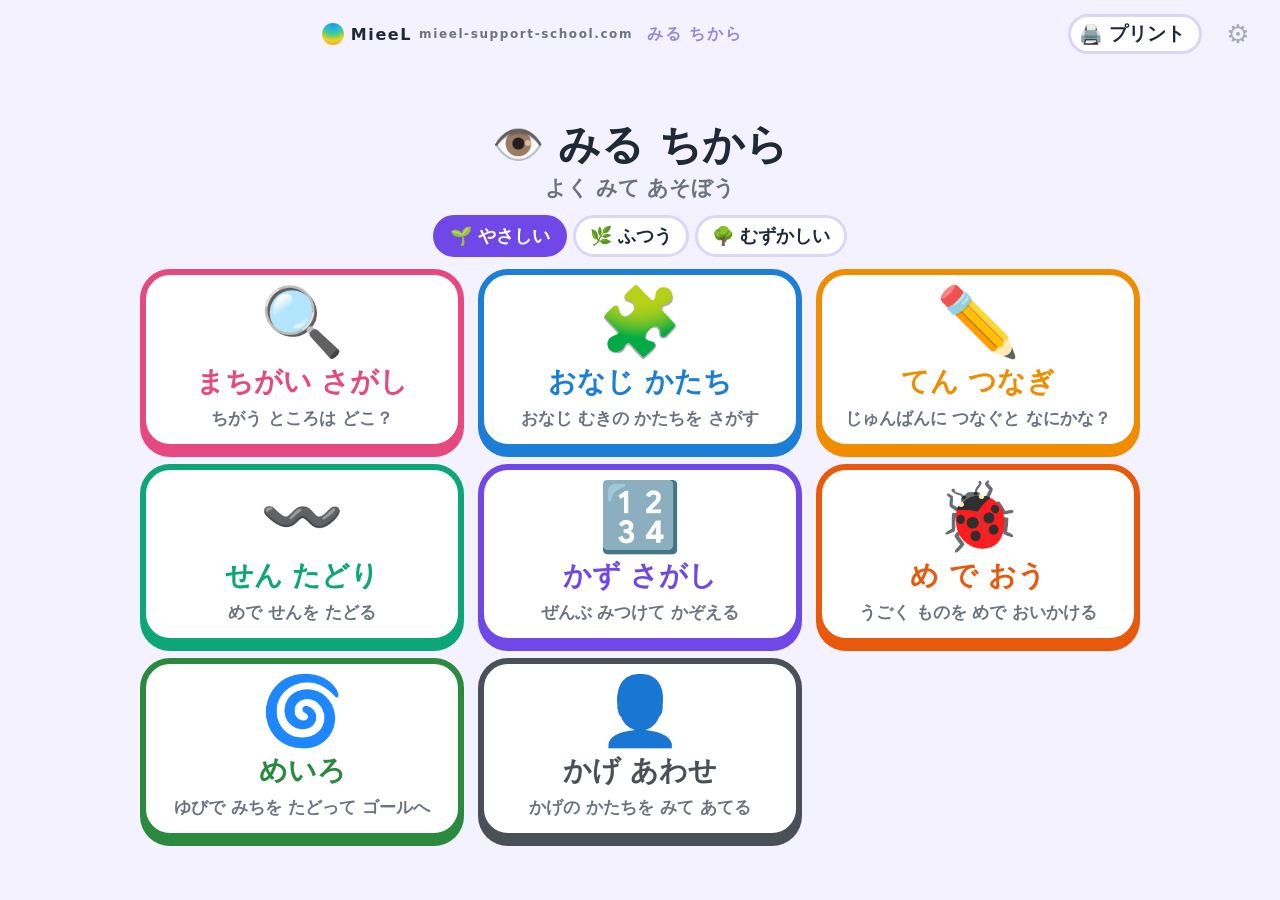
<file: index.html>
<!DOCTYPE html>
<!--
  © 2026 MieeL（ミエル） https://www.mieel-support-school.com/  All rights reserved.
  学校・家庭・療育機関などで子どもの学習に使うこと、作ったプリントを印刷して配ることは自由です。
  プログラム・画像・文章の無断転載・複製、改変しての公開・再配布、販売はお断りします（くわしくは LICENSE.md）。
-->
<html lang="ja">
<head>
<meta charset="UTF-8">
<meta name="viewport" content="width=device-width, initial-scale=1, maximum-scale=1, user-scalable=no, viewport-fit=cover">
<meta name="apple-mobile-web-app-capable" content="yes">
<meta name="mobile-web-app-capable" content="yes">
<meta name="apple-mobile-web-app-status-bar-style" content="default">
<meta name="apple-mobile-web-app-title" content="みる">
<meta name="theme-color" content="#F5F2FF">
<title>みる ちから｜MieeL</title>
<style>
  /* ============================================================
     MieeL アプリ きょうつう（base.css）
     ============================================================ */
  :root {
    --mieel: radial-gradient(circle at 50% 0%,#1B8FE8 0%,#2BB8D6 28%,#3FCB9E 45%,#8FD24A 58%,#F4D027 72%,#F7941E 100%);
    --ink: #1F2937; --sub: #6B7280;
    --go: #2F9E44; --go-d: #237A34; --blue: #1C7ED6; --blue-d: #1864AB; --orange: #F76707; --gold: #FAB005; --red: #E03131; --pink: #F06595; --teal: #0CA678; --violet: #7048E8;
    --emo: "Apple Color Emoji", "Segoe UI Emoji", "Noto Color Emoji", sans-serif;
  }
  * { box-sizing: border-box; -webkit-tap-highlight-color: transparent; }
  [hidden] { display: none !important; }
  html, body { margin: 0; height: 100%; }
  body {
    background: var(--bg); color: var(--ink);
    font-family: "Hiragino Maru Gothic ProN", "ヒラギノ丸ゴ ProN", "BIZ UDPGothic", "Yu Gothic UI", "Meiryo", system-ui, sans-serif;
    font-weight: 700; -webkit-user-select: none; user-select: none; -webkit-touch-callout: none;
    touch-action: manipulation; overscroll-behavior: none;
    display: flex; flex-direction: column; height: 100vh; height: 100dvh;
    padding: env(safe-area-inset-top) env(safe-area-inset-right) env(safe-area-inset-bottom) env(safe-area-inset-left);
    overflow-x: hidden;
  }
  button { font: inherit; color: inherit; cursor: pointer; touch-action: manipulation; }
  input, textarea, select { -webkit-user-select: text; user-select: text; }
  .emo { font-family: var(--emo); font-weight: 400; line-height: 1; }

  .topbar { display: flex; align-items: center; gap: 10px; padding: 8px 16px; min-height: 64px; }
  .chip { display: flex; align-items: center; gap: 6px; padding: 4px 14px 4px 8px; border-radius: 999px; background: #fff; border: 3px solid var(--line); font-size: 19px; white-space: nowrap; }
  .chip .emo { font-size: 26px; }
  .chip.home { border-color: var(--line); color: var(--ink); position: relative; overflow: hidden; touch-action: none; }
  .chip.home i { position: absolute; left: 0; top: 0; bottom: 0; width: 0; background: rgba(0,0,0,.12); }
  .chip.home.pressing i { width: 100%; transition: width 1.2s linear; }
  .chip.home span { position: relative; }
  .brand { flex: 1; display: flex; justify-content: center; align-items: center; gap: 14px; color: var(--sub); font-size: 16px; letter-spacing: .1em; min-width: 0; }
  .mieel-brand { display: flex; align-items: center; gap: 7px; white-space: nowrap; flex: none; }
  .orb-mini { width: 22px; height: 22px; border-radius: 50%; background: var(--mieel); flex: none; }
  .mieel-brand strong { font-size: 16px; color: var(--ink); }
  .mieel-brand .url { font-size: 12px; color: var(--sub); font-weight: 600; }
  .mieel-foot { margin-top: 28px; padding-top: 16px; border-top: 1px solid #E9ECEF; text-align: center; color: var(--sub); font-size: 13px; line-height: 1.8; }
  .mieel-foot .mieel-brand { justify-content: center; }
  .mieel-foot a { color: #1C7ED6; font-weight: 700; text-decoration: none; font-size: 14px; }
  .gear { position: relative; width: 52px; height: 52px; border-radius: 50%; border: none; background: transparent; opacity: .35; font-size: 26px; display: grid; place-items: center; }
  .gear::after { content: ""; position: absolute; inset: 2px; border-radius: 50%; border: 4px solid transparent; }
  .gear.pressing { opacity: 1; }
  .gear.pressing::after { border-color: var(--blue); animation: ring 1.5s linear forwards; }
  @keyframes ring { from { clip-path: inset(0 100% 0 0); } to { clip-path: inset(0 0 0 0); } }

  main { flex: 1; display: flex; flex-direction: column; min-height: 0; padding: 0 16px 12px; }
  .screen { flex: 1; display: flex; flex-direction: column; min-height: 0; overflow-y: auto; gap: clamp(8px, 1.4vh, 14px); animation: fadein .25s ease-out; }
  @keyframes fadein { from { opacity: 0; transform: translateY(8px); } to { opacity: 1; transform: none; } }
  @keyframes pop { from { transform: scale(.6); opacity: 0; } to { transform: none; opacity: 1; } }
  @keyframes shake { 20%, 60% { transform: translateX(-8px); } 40%, 80% { transform: translateX(8px); } }
  @keyframes pulse { to { transform: scale(1.05); } }
  .shake { animation: shake .45s; }
  .title { font-size: clamp(24px, 3.4vw, 42px); text-align: center; margin: 0; line-height: 1.35; word-break: keep-all; overflow-wrap: anywhere; }
  .title small { display: block; font-size: .5em; color: var(--sub); }
  .actions { display: flex; gap: 12px; align-items: center; justify-content: center; flex-wrap: wrap; }
  .big-btn { min-width: min(260px, 78vw); min-height: 76px; padding: 0 26px; border: none; border-radius: 999px; color: #fff; font-size: clamp(20px, 2.9vw, 32px); display: inline-flex; align-items: center; justify-content: center; gap: 10px; }
  .big-btn.go { background: var(--go); box-shadow: 0 8px 0 var(--go-d); }
  .big-btn.blue { background: var(--blue); box-shadow: 0 8px 0 var(--blue-d); }
  .big-btn.white { background: #fff; color: var(--ink); box-shadow: 0 8px 0 var(--line); border: 4px solid var(--line); }
  .big-btn:active { transform: translateY(6px); box-shadow: 0 2px 0 rgba(0,0,0,.25); }
  .big-btn[disabled] { opacity: .35; pointer-events: none; }
  .mid-btn { min-height: 54px; padding: 0 18px; border-radius: 999px; border: 4px solid var(--line); background: #fff; font-size: clamp(15px, 1.9vw, 20px); box-shadow: 0 5px 0 var(--line); display: inline-flex; align-items: center; gap: 8px; }
  .mid-btn:active { transform: translateY(4px); box-shadow: 0 1px 0 var(--line); }
  .mid-btn.on { background: #FFF3BF; border-color: var(--gold); }
  .menu { display: grid; grid-template-columns: repeat(auto-fit, minmax(min(240px, 44vw), 1fr)); gap: 14px; width: min(1000px, 100%); }
  .mcard { background: #fff; border: 6px solid var(--c); border-radius: 30px; padding: 14px 10px; display: flex; flex-direction: column; align-items: center; gap: 6px; text-align: center; box-shadow: 0 7px 0 var(--c); position: relative; overflow: hidden; }
  .mcard .emo { font-size: clamp(46px, 7.5vh, 76px); }
  .mcard b { font-size: clamp(19px, 2.5vw, 28px); color: var(--c); }
  .mcard small { font-size: clamp(13px, 1.6vw, 17px); color: var(--sub); }
  .mcard:active { transform: translateY(5px); box-shadow: 0 2px 0 var(--c); }
  .mcard .lp { position: absolute; left: 0; bottom: 0; height: 8px; width: 0; background: var(--c); }
  .mcard.pressing .lp { width: 100%; transition: width 1s linear; }
  .home { align-items: center; }
  .home > :first-child { margin-top: auto; } .home > :last-child { margin-bottom: auto; }
  .note-box { font-size: 14px; color: var(--sub); text-align: center; background: #fff; border-radius: 14px; padding: 8px 14px; border: 2px dashed var(--line); }
  .center { flex: 1 0 auto; display: flex; flex-direction: column; align-items: center; justify-content: center; gap: clamp(8px, 2vh, 18px); text-align: center; }
  .praise { position: fixed; left: 50%; top: 38%; transform: translate(-50%, -50%); font-size: clamp(50px, 8.6vw, 110px); font-weight: 900; color: var(--orange); white-space: nowrap; -webkit-text-stroke: 5px #fff; paint-order: stroke fill; pointer-events: none; z-index: 40; animation: praise 1.2s ease-out forwards; }
  @keyframes praise { 0% { transform: translate(-50%, -50%) scale(.3); opacity: 0; } 22% { transform: translate(-50%, -50%) scale(1.12); opacity: 1; } 70% { transform: translate(-50%, -54%) scale(1); opacity: 1; } 100% { transform: translate(-50%, -70%); opacity: 0; } }
  .stars { font-size: clamp(56px, 11vh, 104px); letter-spacing: 8px; }
  .stars span { display: inline-block; animation: spinin .7s cubic-bezier(.2, 1.4, .4, 1) both; font-family: var(--emo); }
  .stars span.off { filter: grayscale(1); opacity: .25; }
  @keyframes spinin { from { transform: rotate(-360deg) scale(0); } to { transform: none; } }
  .pic { position: relative; display: grid; place-items: center; overflow: hidden; background: #fff; }
  .pic img { width: 100%; height: 100%; object-fit: cover; }
  .pic .emo { font-size: var(--es, 60px); }
  .quit { position: relative; overflow: hidden; border: 2px solid #DEE2E6; background: #fff; color: #868E96; font-size: 15px; padding: 9px 13px; border-radius: 999px; touch-action: none; }
  .quit i { position: absolute; left: 0; top: 0; bottom: 0; width: 0; background: #FFE3E3; }
  .quit span { position: relative; }
  .quit.pressing { color: #E03131; border-color: #FFA8A8; }
  .quit.pressing i { width: 100%; transition: width 1.5s linear; }
  .ov { position: fixed; inset: 0; z-index: 45; background: rgba(255, 255, 255, .97); display: flex; flex-direction: column; align-items: center; justify-content: center; gap: 16px; padding: 20px; animation: fadein .25s; text-align: center; overflow-y: auto; }

  body.calm *, body.calm *::before, body.calm *::after { animation: none !important; transition: none !important; }
  @media (prefers-reduced-motion: reduce) { *, *::before, *::after { animation-duration: .01s !important; animation-iteration-count: 1 !important; } }
  @media (max-width: 600px), (max-height: 520px) {
    .topbar { min-height: 50px; padding: 4px 8px; gap: 6px; }
    .topbar .appname, .topbar .url, .chip .lbl { display: none; }
    .chip { font-size: 15px; padding: 2px 8px 2px 6px; border-width: 2px; } .chip .emo { font-size: 20px; }
    .gear { width: 42px; height: 42px; font-size: 21px; }
    main { padding: 0 8px 8px; }
    .title { font-size: 21px; }
    .big-btn { min-width: 0; min-height: 56px; padding: 0 18px; font-size: 19px; box-shadow: 0 5px 0 var(--go-d); }
    .big-btn.blue { box-shadow: 0 5px 0 var(--blue-d); } .big-btn.white { box-shadow: 0 5px 0 var(--line); }
    .mid-btn { min-height: 44px; padding: 0 12px; font-size: 14px; }
    .menu { grid-template-columns: 1fr 1fr; gap: 10px; } .mcard { border-width: 4px; box-shadow: 0 5px 0 var(--c); border-radius: 22px; padding: 10px 6px; }
  }

  /* ---------- 先生用：設定 ---------- */
  .modal { position: fixed; inset: 0; z-index: 50; background: rgba(17, 24, 39, .55); display: none; align-items: flex-start; justify-content: center; padding: 24px 12px; overflow-y: auto; -webkit-user-select: text; user-select: text; }
  .modal.open { display: flex; }
  .panel { width: min(100%, 900px); background: #fff; border-radius: 24px; padding: 22px clamp(14px, 4vw, 32px) 28px; font-weight: 400; font-size: 17px; box-shadow: 0 20px 60px rgba(0,0,0,.3); }
  .panel-head { display: flex; align-items: center; justify-content: space-between; gap: 12px; }
  .panel h2 { margin: 0; font-size: 25px; font-weight: 700; }
  .panel h3 { margin: 28px 0 10px; font-size: 20px; font-weight: 700; padding-left: 10px; border-left: 6px solid var(--accent, var(--blue)); }
  .panel h4 { margin: 14px 0 4px; }
  .note { color: var(--sub); font-size: 15px; line-height: 1.6; margin: 6px 0; }
  .panel label.row { display: flex; align-items: center; gap: 12px; min-height: 48px; padding: 6px 0; border-bottom: 1px solid #F1F3F5; }
  .panel label.row > span:first-child { flex: 1; }
  .panel input[type=text], .panel select, .panel textarea { font: inherit; font-size: 17px; padding: 9px 12px; border: 2px solid #CED4DA; border-radius: 12px; background: #fff; }
  .panel textarea { width: 100%; min-height: 110px; line-height: 1.6; }
  .panel input[type=checkbox] { width: 28px; height: 28px; accent-color: var(--go); }
  .panel input[type=range] { width: 200px; }
  .btns { display: flex; gap: 10px; flex-wrap: wrap; margin-top: 10px; align-items: center; }
  .btn { display: inline-flex; align-items: center; gap: 6px; border: none; border-radius: 12px; padding: 11px 18px; font-size: 16px; font-weight: 700; background: #E9ECEF; color: var(--ink); cursor: pointer; }
  .btn.primary { background: var(--blue); color: #fff; } .btn.ok { background: var(--go); color: #fff; } .btn.warn { background: #FFF0F0; color: #C92A2A; }
  .seg { display: flex; gap: 6px; flex-wrap: wrap; }
  .seg button { flex: 1; min-width: 86px; padding: 10px 8px; font-size: 15px; font-weight: 700; border-radius: 12px; border: 2px solid #CED4DA; background: #fff; }
  .seg button.on { background: var(--ink); border-color: var(--ink); color: #fff; }
  .srow { display: grid; grid-template-columns: minmax(150px, 220px) 1fr; gap: 10px; align-items: center; padding: 8px 0; border-bottom: 1px solid #F1F3F5; }
  @media (max-width: 600px) { .srow { grid-template-columns: 1fr; } }
  .prow { display: flex; align-items: center; gap: 8px; padding: 8px 10px; border: 1px solid #E9ECEF; border-radius: 14px; flex-wrap: wrap; margin-bottom: 6px; }
  .mini-btn { min-width: 40px; height: 40px; border-radius: 10px; border: none; background: #F1F3F5; font-size: 16px; padding: 0 10px; }
  .mini-btn.warn { background: #FFF0F0; color: #C92A2A; }
  .rec-table { width: 100%; border-collapse: collapse; font-size: 14px; }
  .rec-table th, .rec-table td { border-bottom: 1px solid #E9ECEF; padding: 6px 4px; text-align: left; vertical-align: top; }
  .toast { position: fixed; left: 50%; bottom: 28px; transform: translateX(-50%); background: rgba(17,24,39,.9); color: #fff; padding: 14px 22px; border-radius: 14px; font-size: 18px; z-index: 60; display: none; max-width: 90vw; text-align: center; }
  .toast.show { display: block; }
  .lib { display: grid; grid-template-columns: repeat(auto-fill, minmax(104px, 1fr)); gap: 8px; }
  .lib button { background: #fff; border: 3px solid var(--line); border-radius: 16px; padding: 8px 4px; display: flex; flex-direction: column; align-items: center; gap: 4px; font-size: 14px; }
  .lib button .emo { font-size: 38px; }
  .lib h4 { grid-column: 1 / -1; margin: 6px 0 0; color: var(--sub); }

  /* ---------- プリント（A4） ---------- */
  #printRoot { display: none; }
  .ppage { flex: none; width: 210mm; height: 297mm; padding: 12mm 13mm 10mm; box-sizing: border-box; background: #fff; color: #111; position: relative; overflow: hidden; font-family: "BIZ UDPGothic", "Hiragino Maru Gothic ProN", "Yu Gothic", "Meiryo", sans-serif; font-weight: 700; display: flex; flex-direction: column; gap: 3mm; -webkit-print-color-adjust: exact; print-color-adjust: exact; }
  .ppage .phd { display: flex; align-items: flex-end; justify-content: space-between; border-bottom: .8mm solid #111; padding-bottom: 2mm; gap: 4mm; }
  .ppage .phd h1 { margin: 0; font-size: 7.5mm; }
  .ppage .phd small { font-size: 3.8mm; font-weight: 400; display: block; }
  .ppage .nm { font-size: 5mm; border-bottom: .4mm solid #111; min-width: 50mm; padding: 0 2mm 1mm; white-space: nowrap; }
  .ppage .pf { margin-top: auto; text-align: right; font-size: 3mm; color: #888; }
  .ppage .pe { font-family: "Apple Color Emoji", "Segoe UI Emoji", "Noto Color Emoji", sans-serif; font-weight: 400; }
  @media print {
    @page { size: A4 portrait; margin: 0; }
    html, body { height: auto !important; overflow: visible !important; display: block !important; background: #fff !important; padding: 0 !important; }
    body > *:not(#printRoot) { display: none !important; }
    #printRoot { display: block !important; }
    #printRoot .ppage { page-break-after: always; break-after: page; }
    #printRoot .ppage:last-child { page-break-after: auto; break-after: auto; }
  }

  /* ---------- 🖨️ プリントの 画面 ---------- */
  .panel.wide { width: min(100%, 1180px); }
  .seglabel { margin: 12px 0 6px; font-weight: 700; font-size: 15px; }
  .prgrid { display: grid; grid-template-columns: minmax(280px, 360px) minmax(0, 1fr); gap: 18px; margin-top: 10px; }
  .prctl .seg button { min-width: 0; }
  .prctl .seg.types { flex-direction: column; }
  .prctl .seg.types button { text-align: left; padding: 10px 14px; }
  .btn.blue { background: #1C7ED6; color: #fff; }
  .prprev { background: #E9ECEF; border-radius: 16px; padding: 12px; max-height: 76vh; overflow-y: auto; }
  .pwrap { margin: 0 auto 14px; box-shadow: 0 4px 14px rgba(0,0,0,.18); overflow: hidden; background: #fff; }
  .pwrap .ppage { transform-origin: top left; }
  @media (max-width: 820px) { .prgrid { grid-template-columns: 1fr; } }

  /* ============================================================
     みる ちから
     ============================================================ */
  :root { --bg: #F5F2FF; --line: #DDD5F7; --accent: #7048E8; }
  .brand { color: #9A88D6; }
  .lvl { display: flex; gap: 6px; justify-content: center; flex-wrap: wrap; }
  .lvl button { border: 3px solid var(--line); background: #fff; border-radius: 999px; padding: 6px 14px; font-size: clamp(14px, 1.7vw, 18px); }
  .lvl button.on { background: var(--accent); border-color: var(--accent); color: #fff; }
  .mcard .st { position: absolute; top: 8px; right: 12px; font-size: 13px; }

  .g { gap: 8px; }
  .ghead { display: flex; align-items: center; gap: 10px; }
  .ghead .ask { flex: 1; text-align: center; font-size: clamp(19px, 2.8vw, 32px); font-weight: 800; }
  .ghead .cnt { font-size: clamp(15px, 1.8vw, 20px); color: var(--sub); white-space: nowrap; }
  .ghead .ask .emo { font-size: 1.2em; }
  .prog { display: flex; gap: 5px; } .prog i { width: 12px; height: 12px; border-radius: 50%; background: var(--line); } .prog i.ok { background: #40C057; } .prog i.now { background: var(--accent); }
  .stage { flex: 1; min-height: 0; display: flex; gap: clamp(8px, 2vw, 24px); align-items: center; justify-content: center; }
  .stage svg { max-width: 100%; max-height: 100%; background: #fff; border-radius: 24px; border: 4px solid var(--line); touch-action: manipulation; }
  .stage.two > div { flex: 1; min-width: 0; height: 100%; display: flex; align-items: center; justify-content: center; position: relative; }
  .stage.two svg { width: 100%; height: 100%; }
  .stage .lab { position: absolute; top: 6px; left: 14px; font-size: 14px; color: var(--sub); background: #fff; border-radius: 999px; padding: 0 8px; }
  svg text { user-select: none; -webkit-user-select: none; }
  svg .hit { fill: transparent; cursor: pointer; }
  svg .mark { fill: none; stroke: #FA5252; stroke-width: 5; }
  svg .xmark { stroke: #868E96; stroke-width: 5; opacity: .8; animation: fadeout 1s forwards; }
  @keyframes fadeout { to { opacity: 0; } }
  svg .blink { animation: blink .5s 4; }
  @keyframes blink { 50% { opacity: .2; } }
  .grid { display: grid; gap: clamp(6px, 1.2vw, 14px); grid-template-columns: repeat(var(--c), minmax(0, 1fr)); width: min(100%, calc((100vh - 230px) * var(--c) / var(--r) )); }
  .grid button { aspect-ratio: 1; background: #fff; border: 4px solid var(--line); border-radius: 18px; padding: 6%; }
  .grid button svg { width: 100%; height: 100%; border: none; background: none; border-radius: 0; }
  .grid button.ok { border-color: #40C057; background: #EBFBEE; }
  .grid button.ng { animation: shake .4s; }
  .target { display: flex; align-items: center; gap: 10px; background: #fff; border: 5px solid var(--accent); border-radius: 22px; padding: 6px 14px; }
  .target svg { width: clamp(60px, 11vh, 110px); height: clamp(60px, 11vh, 110px); border: none; background: none; }
  .target b { font-size: clamp(16px, 2vw, 22px); }
  .ends { display: flex; justify-content: space-around; }
  .shadow { filter: brightness(0); opacity: .85; }
  .tools { display: flex; justify-content: center; gap: 10px; }

  @media (orientation: portrait) { .stage.two { flex-direction: column; } .stage.two > div { width: 100%; height: auto; flex: 1; min-height: 0; } .stage.split { flex-direction: column; } }
  @media (max-width: 600px), (max-height: 520px) {
    .stage svg { border-radius: 16px; border-width: 3px; }
    .grid button { border-width: 3px; border-radius: 12px; }
    .target { padding: 4px 8px; border-width: 4px; }
    .ghead .ask { font-size: 18px; }
  }
  @media (max-height: 520px) and (orientation: landscape) { .stage.split { flex-direction: row; } .grid { width: min(100%, calc((100vh - 120px) * var(--c) / var(--r))); } .tools .mid-btn { min-height: 38px; } }

  /* プリント */
  .pw { display: flex; flex-direction: column; gap: 4mm; flex: 1; min-height: 0; align-items: center; }
  .pw svg { width: 100%; height: auto; }
  .pw .two { display: flex; flex-direction: column; gap: 5mm; width: 100%; }
  .pw .two svg { width: 100%; max-height: 112mm; border: .4mm solid #333; border-radius: 3mm; }
  .pw .tgt { display: flex; align-items: center; gap: 5mm; font-size: 6mm; border: .6mm solid #333; border-radius: 3mm; padding: 2mm 5mm; }
  .pw .tgt svg { width: 26mm; height: 26mm; }
  .pw .pgrid { display: grid; grid-template-columns: repeat(var(--c), 1fr); gap: 4mm; width: 100%; }
  .pw .pgrid > div { border: .3mm solid #999; border-radius: 2mm; aspect-ratio: 1; display: grid; place-items: center; }
  .pw .pgrid svg { width: 80%; height: 80%; }
  .pw .ans { font-size: 6mm; align-self: flex-end; }

</style>
</head>
<body>
<header class="topbar">
  <button class="chip home" id="homeBtn" type="button" aria-label="さいしょの ページに もどる" hidden><i></i><span class="emo">🏠</span><span class="lbl" id="homeLbl">さいしょ</span></button>
  <button class="chip" id="whoChip" type="button" hidden></button>
  <div class="brand"><div class="mieel-brand" aria-label="MieeL"><span class="orb-mini"></span><strong>MieeL</strong><span class="url">mieel-support-school.com</span></div><span class="appname">みる ちから</span></div>
  <span id="extraChips"></span>
  <button class="chip" id="printBtn" type="button" aria-label="A4プリントを つくる" hidden>🖨️<span class="appname">プリント</span></button>
  <button class="gear" id="gear" type="button" aria-label="先生用のせってい（ながおし）">⚙️</button>
</header>
<main id="view"></main>
<div class="modal" id="settings" role="dialog" aria-modal="true" aria-label="先生用せってい"><div class="panel" id="settingsPanel"></div></div>
<div class="modal" id="printModal" role="dialog" aria-modal="true" aria-label="プリント"><div class="panel wide" id="printPanel"></div></div>
<div class="modal" id="libModal" role="dialog" aria-modal="true" aria-label="えらぶ"><div class="panel" id="libPanel"></div></div>
<input type="file" id="fileIn" hidden>
<div class="toast" id="toast"></div>
<div id="printRoot"></div>
<script>
function jaSay(t) {
  // 読み上げで 単語の あたまの「は」「へ」が 助詞（わ・え）と 読まれないように カタカナに する（はこ→ハこ、へや→ヘや）
  return String(t == null ? '' : t).replace(/なかまはずれ/g, '仲間外れ').replace(/(^|[\s、。！？!?・（(「『])([はへ])(?=[ぁ-ゖァ-ヺー一-鿿])/g, function (m, a, c) { return a + (c === 'は' ? 'ハ' : 'ヘ'); });
}
(function () {
  'use strict';
  /* ============================================================
     みる ちから（視覚認知）
     まちがいさがし・おなじ かたち・てんつなぎ・せん たどり・かず さがし・め で おう
     ============================================================ */
  const POOL = ['🍎', '🍌', '🍇', '🍓', '🍉', '🍒', '🍑', '🍍', '🥕', '🌽', '🐶', '🐱', '🐰', '🐻', '🐼', '🐸', '🐷', '🐮', '🦁', '🐯', '🐟', '🐞', '🦋', '🐢', '🐙', '🚗', '🚌', '🚲', '✈️', '🚀', '🚂', '⚽', '🏀', '🎈', '⭐', '🌸', '🌻', '🌳', '🏠', '☂️', '🎁', '🧸', '🍰', '🍦', '🌙', '☀️', '🍄', '🐤', '🎸', '📚', '✏️', '🔑', '⏰', '🎩'];
  const ASYM = ['🐶', '🐱', '🐰', '🐸', '🐟', '🚗', '🚌', '🚲', '✈️', '🐤', '☂️', '🦋', '🐞'];
  const GAMES = [
    { id: 'diff', e: '🔍', n: 'まちがい さがし', s: 'ちがう ところは どこ？', c: '#E64980' },
    { id: 'same', e: '🧩', n: 'おなじ かたち', s: 'おなじ むきの かたちを さがす', c: '#1C7ED6' },
    { id: 'dots', e: '✏️', n: 'てん つなぎ', s: 'じゅんばんに つなぐと なにかな？', c: '#F08C00' },
    { id: 'line', e: '〰️', n: 'せん たどり', s: 'めで せんを たどる', c: '#0CA678' },
    { id: 'count', e: '🔢', n: 'かず さがし', s: 'ぜんぶ みつけて かぞえる', c: '#7048E8' },
    { id: 'chase', e: '🐞', n: 'め で おう', s: 'うごく ものを めで おいかける', c: '#E8590C' },
    { id: 'maze', e: '🌀', n: 'めいろ', s: 'ゆびで みちを たどって ゴールへ', c: '#2B8A3E' },
    { id: 'shadow', e: '👤', n: 'かげ あわせ', s: 'かげの かたちを みて あてる', c: '#495057' }
  ];
  const COL = ['#FA5252', '#339AF0', '#FCC419', '#51CF66', '#CC5DE8', '#FF922B'];
  const APP = {
    id: 'miru-chikara', title: 'みる ちから', ls: 'miru.v1', db: false, sw: true, color: '#7048E8',
    defaults: { level: 1, qn: 4 },
    newProfile: (name, icon) => ({ id: 'p' + Math.random().toString(36).slice(2, 9), name, icon, best: {}, log: [] }),
    normProfile(p) { p.best = p.best && typeof p.best === 'object' ? p.best : {}; p.log = Array.isArray(p.log) ? p.log : []; },
    childScreens: ['play'], topScreens: ['home'],
    renderHome: () => renderHome(),
    profileNote: p => 'れんしゅう ' + p.log.length + 'かい',
    helpNote: 'よむ・かく・かぞえる の もとに なる「みる ちから（視覚認知）」を あそびで そだてます。まちがいさがし（くらべて みる）、おなじ かたち（むき・かたちの ちがいに きづく）、てんつなぎ（じゅんばんに めと てを うごかす）、せん たどり（めで おう：追視）、かず さがし（たくさんの なかから さがす：走査）、め で おう（うごく ものを おう）。どれも 3レベルで、プリントも つくれます（まいかい ちがう もんだいに なります）。'
  };
const FX = (function () {
    let cv = null, cx = null, parts = [], raf = 0, last = 0;
    const COLS = ['#FF6B6B', '#FFA94D', '#FFD43B', '#69DB7C', '#4DABF7', '#9775FA', '#F783AC', '#38D9A9', '#FFFFFF'];
    const rnd = (a, b) => a + Math.random() * (b - a);
    const calm = () => document.body.classList.contains('calm') || (window.matchMedia && matchMedia('(prefers-reduced-motion: reduce)').matches);
    function ensure() {
      if (cv) return;
      cv = document.createElement('canvas');
      cv.style.cssText = 'position:fixed;inset:0;width:100vw;height:100vh;pointer-events:none;z-index:44';
      document.body.appendChild(cv);
      cx = cv.getContext('2d');
      const fit = () => { const d = Math.min(window.devicePixelRatio || 1, 2); cv.width = innerWidth * d; cv.height = innerHeight * d; cx.setTransform(d, 0, 0, d, 0, 0); };
      fit(); window.addEventListener('resize', fit);
    }
    function loop(t) {
      const dt = Math.min(40, t - (last || t)); last = t;
      cx.clearRect(0, 0, innerWidth, innerHeight);
      for (let i = parts.length - 1; i >= 0; i--) {
        const p = parts[i];
        p.age += dt;
        if (p.age >= p.life || p.y > innerHeight + 60) { if (p.onEnd) p.onEnd(p); parts.splice(i, 1); continue; }
        p.vy += (p.g || 0) * dt; p.vx *= p.drag || 1; p.vy *= p.drag || 1;
        p.x += p.vx * dt; p.y += p.vy * dt; p.rot += (p.vr || 0) * dt;
        const a = p.fade ? Math.max(0, 1 - p.age / p.life) : 1;
        cx.globalAlpha = a;
        if (p.k === 'paper') {   // ひらひら まう かみ
          const w = Math.cos(p.age / 120 + p.ph);
          cx.save(); cx.translate(p.x + Math.sin(p.age / 300 + p.ph) * 6, p.y); cx.rotate(p.rot); cx.scale(1, w);
          cx.fillStyle = p.c; cx.fillRect(-p.s / 2, -p.s / 3, p.s, p.s * 0.66); cx.restore();
        } else if (p.k === 'ribbon') {  // くるくる リボン
          cx.strokeStyle = p.c; cx.lineWidth = 3; cx.beginPath();
          for (let j = 0; j < 6; j++) { const yy = p.y - j * 5, xx = p.x + Math.sin(p.age / 90 + j * .9 + p.ph) * 6; j ? cx.lineTo(xx, yy) : cx.moveTo(xx, yy); }
          cx.stroke();
        } else if (p.k === 'spark') {   // はなびの ひかり
          cx.fillStyle = p.c; cx.beginPath(); cx.arc(p.x, p.y, p.s * (1 - p.age / p.life * .6), 0, 7); cx.fill();
        } else if (p.k === 'rocket') {
          cx.fillStyle = '#FFF3BF'; cx.beginPath(); cx.arc(p.x, p.y, 4, 0, 7); cx.fill();
          cx.globalAlpha = .5; cx.fillStyle = '#FFD43B'; cx.beginPath(); cx.arc(p.x, p.y + 10, 3, 0, 7); cx.fill();
        } else if (p.k === 'emoji') {
          cx.save(); cx.translate(p.x, p.y); cx.rotate(p.rot); cx.font = p.s + 'px "Apple Color Emoji","Segoe UI Emoji","Noto Color Emoji",sans-serif';
          cx.textAlign = 'center'; cx.textBaseline = 'middle'; cx.fillText(p.t, 0, 0); cx.restore();
        } else if (p.k === 'ring') {
          cx.strokeStyle = p.c; cx.lineWidth = 6 * (1 - p.age / p.life); cx.beginPath(); cx.arc(p.x, p.y, p.s + p.age * 0.35, 0, 7); cx.stroke();
        }
      }
      cx.globalAlpha = 1;
      raf = parts.length ? requestAnimationFrame(loop) : 0;
      if (!raf) cx.clearRect(0, 0, innerWidth, innerHeight);
    }
    function go() { if (!raf) { last = 0; raf = requestAnimationFrame(loop); } }
    const P = o => { parts.push(Object.assign({ age: 0, rot: 0, ph: Math.random() * 6 }, o)); };
    function burst(x, y, n, speed, kinds) {
      for (let i = 0; i < n; i++) {
        const a = Math.random() * Math.PI * 2, v = rnd(speed * .4, speed);
        const k = kinds[i % kinds.length];
        if (k === 'paper') P({ k: 'paper', x: x, y: y, vx: Math.cos(a) * v, vy: Math.sin(a) * v - .2, g: .0009, drag: .985, vr: rnd(-.01, .01), s: rnd(8, 14), c: COLS[i % COLS.length], life: 2600 });
        else P({ k: 'spark', x: x, y: y, vx: Math.cos(a) * v, vy: Math.sin(a) * v, g: .0003, drag: .975, s: rnd(2.5, 4.5), c: COLS[i % 8], life: 900, fade: true });
      }
      go();
    }
    /* ---- 音 ---- */
    let ac = null;
    function A() { try { if (!ac) ac = new (window.AudioContext || window.webkitAudioContext)(); if (ac.state === 'suspended') ac.resume(); return ac; } catch (e) { return null; } }
    function noise(dur, vol, f0, f1, delay) {
      const a = A(); if (!a || !FX.sound()) return;
      const n = Math.floor(a.sampleRate * dur), b = a.createBuffer(1, n, a.sampleRate), d = b.getChannelData(0);
      for (let i = 0; i < n; i++) d[i] = (Math.random() * 2 - 1) * Math.pow(1 - i / n, 2.5);
      const s = a.createBufferSource(), fl = a.createBiquadFilter(), g = a.createGain(), t = a.currentTime + (delay || 0);
      s.buffer = b; fl.type = 'bandpass'; fl.Q.value = 0.8; fl.frequency.setValueAtTime(f0, t); if (f1) fl.frequency.exponentialRampToValueAtTime(f1, t + dur);
      g.gain.value = vol * FX.volume(); s.connect(fl); fl.connect(g); g.connect(a.destination); s.start(t);
    }
    function popSound(delay) { noise(0.25, 1.4, 2200, 500, delay); }
    function boomSound(delay) { noise(0.9, 0.9, 700, 90, delay); }
    function whistle(delay) {
      const a = A(); if (!a || !FX.sound()) return;
      const o = a.createOscillator(), g = a.createGain(), t = a.currentTime + delay;
      o.type = 'sine'; o.frequency.setValueAtTime(600, t); o.frequency.exponentialRampToValueAtTime(1800, t + .6);
      g.gain.setValueAtTime(.0001, t); g.gain.linearRampToValueAtTime(.06 * FX.volume(), t + .05); g.gain.exponentialRampToValueAtTime(.0001, t + .65);
      o.connect(g); g.connect(a.destination); o.start(t); o.stop(t + .7);
    }
    function clap(delay, dur) { for (let i = 0; i < dur * 14; i++) noise(0.06, rnd(.3, .7), rnd(900, 2200), 0, delay + i / 14 + rnd(0, .05)); }

    // クラッカー（がめんの したの すみから）
    function cracker(side, delay) {
      setTimeout(() => {
        const x = side < 0 ? 40 : innerWidth - 40, y = innerHeight - 40, dir = side < 0 ? 1 : -1;
        P({ k: 'emoji', t: '🎉', x: x, y: y, s: 90, rot: side < 0 ? 0 : -1.4, life: 1100, fade: true });
        for (let i = 0; i < 90; i++) {
          const a = -Math.PI / 2 + dir * rnd(.15, .85), v = rnd(.7, 1.45);
          P({ k: i % 5 ? 'paper' : 'ribbon', x: x, y: y - 30, vx: Math.cos(a) * v, vy: Math.sin(a) * v, g: .0011, drag: .986, vr: rnd(-.012, .012), s: rnd(9, 15), c: COLS[i % COLS.length], life: 3600 });
        }
        popSound(0); go();
      }, delay);
    }
    function firework(x, y, delay) {
      setTimeout(() => {
        P({ k: 'rocket', x: x, y: innerHeight, vx: 0, vy: -(innerHeight - y) / 600, life: 600, onEnd: p => { burst(p.x, p.y, 70, .45, ['spark', 'spark', 'spark', 'paper']); P({ k: 'ring', x: p.x, y: p.y, s: 10, c: '#FFE066', life: 500, fade: true }); boomSound(0); } });
        whistle(0); go();
      }, delay);
    }
    return {
      sound: () => true, volume: () => 1,
      small(el, opt) {
        if (calm() || !el) return;
        ensure();
        const r = el.getBoundingClientRect(), x = r.left + r.width / 2, y = r.top + r.height / 2;
        const v = (opt && opt.variant) != null ? opt.variant : Math.floor(Math.random() * 5);
        if (v === 0) burst(x, y, 40, .6, ['paper']);
        else if (v === 1) { for (let i = 0; i < 10; i++) { const a = i / 10 * 6.28; P({ k: 'emoji', t: '⭐', x: x, y: y, vx: Math.cos(a) * .35, vy: Math.sin(a) * .35, g: .0004, s: 34, vr: .01, life: 900, fade: true }); } go(); }
        else if (v === 2) { for (let i = 0; i < 8; i++) P({ k: 'emoji', t: pick2(['💖', '💗', '💕']), x: x + rnd(-40, 40), y: y, vx: rnd(-.08, .08), vy: rnd(-.45, -.25), s: rnd(28, 44), life: 1300, fade: true }); go(); }
        else if (v === 3) { P({ k: 'ring', x: x, y: y, s: r.width * .3, c: '#FFD43B', life: 600, fade: true }); P({ k: 'ring', x: x, y: y, s: r.width * .2, c: '#69DB7C', life: 700, fade: true }); burst(x, y, 30, .5, ['spark']); }
        else { for (let i = 0; i < 12; i++) P({ k: 'emoji', t: pick2(['✨', '🌟', '🎵', '🍀']), x: x, y: y, vx: rnd(-.5, .5), vy: rnd(-.7, -.3), g: .0012, s: rnd(26, 40), vr: rnd(-.01, .01), life: 1200, fade: true }); go(); }
      },
      big() {
        if (calm()) return;
        ensure();
        cracker(-1, 0); cracker(1, 180);
        const W = innerWidth, H = innerHeight;
        firework(W * .25, H * .25, 700); firework(W * .72, H * .2, 1100); firework(W * .5, H * .32, 1500); firework(W * .35, H * .18, 1900);
        setTimeout(() => { for (let i = 0; i < 120; i++) P({ k: i % 6 ? 'paper' : 'ribbon', x: rnd(0, W), y: rnd(-H * .6, -10), vx: rnd(-.05, .05), vy: rnd(.08, .22), g: .00004, vr: rnd(-.01, .01), s: rnd(9, 15), c: COLS[i % COLS.length], life: 6000 }); go(); }, 1200);
        clap(0.4, 2.2);
      }
    };
    function pick2(a) { return a[Math.floor(Math.random() * a.length)]; }
  })();
  /* ============================================================
     MieeL アプリ きょうつう（base.js）
     APP = { id, title, ls, db, defaults, newProfile(name, icon), normProfile(p), childScreens, topScreens,
             renderHome(), renderSettings(add, st, vp, refresh), onCloseSettings(screen) }
     ============================================================ */
  const $ = s => document.querySelector(s);
  const uid = () => Math.random().toString(36).slice(2, 10);
  const pick = a => a[Math.floor(Math.random() * a.length)];
  const ri = (a, b) => a + Math.floor(Math.random() * (b - a + 1));
  const shuffle = a => { a = a.slice(); for (let i = a.length - 1; i > 0; i--) { const j = Math.floor(Math.random() * (i + 1)); [a[i], a[j]] = [a[j], a[i]]; } return a; };
  const todayStr = () => { const d = new Date(); return d.getFullYear() + '-' + String(d.getMonth() + 1).padStart(2, '0') + '-' + String(d.getDate()).padStart(2, '0'); };
  function load(k) { try { const v = localStorage.getItem(k); return v ? JSON.parse(v) : null; } catch (e) { return null; } }
  function save(k, v) { try { localStorage.setItem(k, JSON.stringify(v)); return true; } catch (e) { return false; } }
  const BASE_DEFAULTS = { voice: true, sound: true, volume: 0.8, rate: 0.95, calm: false };
  const ICONS = ['🐰', '🐻', '🐼', '🐱', '🐶', '🦊', '🐸', '🐧', '🐯', '🐨', '🐵', '🦁', '🐹', '🐮', '🐷', '🐤'];
  function normalize(s) {
    s = s && typeof s === 'object' ? s : {};
    const o = Object.assign({}, s, { profiles: Array.isArray(s.profiles) && s.profiles.length ? s.profiles : [APP.newProfile('みんな', '🐰')], currentId: s.currentId || null, settings: Object.assign({}, BASE_DEFAULTS, APP.defaults || {}, s.settings || {}) });
    o.profiles.forEach(p => { p.id = p.id || 'p' + uid(); p.name = p.name || 'なまえ'; p.icon = p.icon || '🐰'; if (APP.normProfile) APP.normProfile(p); });
    if (!o.profiles.some(p => p.id === o.currentId)) o.currentId = o.profiles[0].id;
    if (APP.normStore) APP.normStore(o);
    return o;
  }
  let store = normalize(load(APP.ls));
  const S = () => store.settings;
  let saveT = 0;
  function persist() { clearTimeout(saveT); if (!save(APP.ls, store)) toast('保存できませんでした（容量を確認してください）'); }
  function persistSoon() { clearTimeout(saveT); saveT = setTimeout(persist, 350); }
  const cur = () => store.profiles.find(p => p.id === store.currentId) || store.profiles[0];

  function h(tag, props) {
    const el = document.createElement(tag);
    if (props) Object.keys(props).forEach(k => {
      const v = props[k];
      if (v === null || v === undefined || v === false) return;
      if (k === 'class') el.className = v;
      else if (k === 'html') el.innerHTML = v;
      else if (k === 'value') el.value = v;
      else if (k.slice(0, 2) === 'on') el.addEventListener(k.slice(2), v);
      else el.setAttribute(k, v === true ? '' : v);
    });
    (function add(list) { list.forEach(c => { if (c === null || c === undefined || c === false) return; if (Array.isArray(c)) add(c); else el.appendChild(typeof c === 'string' || typeof c === 'number' ? document.createTextNode(String(c)) : c); }); })(Array.prototype.slice.call(arguments, 2));
    return el;
  }
  const E = (e, cls) => h('span', { class: 'emo' + (cls ? ' ' + cls : '') }, e);
  const esc = s => String(s == null ? '' : s).replace(/[&<>"]/g, c => ({ '&': '&amp;', '<': '&lt;', '>': '&gt;', '"': '&quot;' }[c]));
  let toastTimer = 0;
  function toast(m, ms) { const t = $('#toast'); t.textContent = m; t.classList.add('show'); clearTimeout(toastTimer); toastTimer = setTimeout(() => t.classList.remove('show'), ms || 2600); }
  let lockUntil = 0;
  function tapOk(ms) { const n = Date.now(); if (n < lockUntil) return false; lockUntil = n + (ms || 350); return true; }
  let gen = 0; const timers = new Set(); let stops = [];
  function after(ms, fn) { const g = gen; const id = setTimeout(() => { timers.delete(id); if (g === gen) fn(); }, ms); timers.add(id); return id; }
  function every(ms, fn) { const g = gen; const id = setInterval(() => { if (g !== gen) { clearInterval(id); return; } fn(); }, ms); return id; }
  const wait = ms => new Promise(r => after(ms, r));
  function onStop(fn) { stops.push(fn); }
  function stopAll() { gen++; timers.forEach(clearTimeout); timers.clear(); const s = stops; stops = []; s.forEach(f => { try { f(); } catch (e) { /* 無視 */ } }); stopSpeak(); document.querySelectorAll('.ov').forEach(x => x.remove()); }
  function longPress(el, ms, fn) {
    let t = 0;
    el.addEventListener('pointerdown', e => { e.preventDefault(); el.classList.add('pressing'); t = setTimeout(() => { el.classList.remove('pressing'); fn(); }, ms); });
    ['pointerup', 'pointerleave', 'pointercancel'].forEach(ev => el.addEventListener(ev, () => { clearTimeout(t); el.classList.remove('pressing'); }));
    el.addEventListener('contextmenu', e => e.preventDefault());
  }
  function quitBtn(fn, label) { const b = h('button', { type: 'button', class: 'quit', 'aria-label': 'とちゅうで おわる（ながおし）' }, h('i'), h('span', null, label || '✕ おわる（ながおし）')); longPress(b, 1500, fn); return b; }

  /* ---- 音・よみあげ ---- */
  let ac = null;
  function actx() { try { if (!ac) { const AC = window.AudioContext || window.webkitAudioContext; if (!AC) return null; ac = new AC(); } if (ac.state === 'suspended') ac.resume(); return ac; } catch (e) { return null; } }
  function audio() { return S().sound ? actx() : null; }
  function tone(f, st, dur, type, vol, f2) {
    const a = audio(); if (!a) return;
    const t = a.currentTime + st, o = a.createOscillator(), g = a.createGain();
    o.type = type || 'sine'; o.frequency.setValueAtTime(f, t); if (f2) o.frequency.exponentialRampToValueAtTime(f2, t + dur);
    g.gain.setValueAtTime(.0001, t); g.gain.linearRampToValueAtTime((vol || .2) * S().volume, t + .015); g.gain.exponentialRampToValueAtTime(.0001, t + dur);
    o.connect(g); g.connect(a.destination); o.start(t); o.stop(t + dur + .05);
  }
  const sfx = {
    tap() { tone(700, 0, .07, 'triangle', .13); },
    ok() { tone(880, 0, .12, 'triangle', .24); tone(1319, .09, .28, 'triangle', .2); },
    ng() { tone(330, 0, .16, 'sine', .14); tone(294, .12, .2, 'sine', .12); },
    step(i) { tone([659, 784, 880, 988, 1047, 1175][(i || 0) % 6], 0, .16, 'triangle', .2); },
    page() { tone(523, 0, .1, 'sine', .12, 784); },
    bell() { tone(1046, 0, 1.4, 'sine', .2); tone(1568, .02, 1.1, 'sine', .07); },
    clear() { [523, 659, 784, 1047].forEach((f, i) => tone(f, i * .09, .28, 'triangle', .24)); }
  };
  const EMBED = /[?&]embed=1/.test(location.search);
  const TEST = /[?&]test=1/.test(location.search);
  const canSpeak = 'speechSynthesis' in window && 'SpeechSynthesisUtterance' in window;
  let jaVoice = null;
  function loadVoice() { if (!canSpeak) return; const v = (speechSynthesis.getVoices() || []).filter(x => /^ja(-|_|$)/i.test(x.lang)); jaVoice = v.find(x => /Kyoko|O-ren|Otoya|Hattori|Nanami/i.test(x.name)) || v.find(x => x.localService) || v[0] || null; }
  function speak(text, opt) {
    opt = opt || {};
    if (!canSpeak || !S().voice || !text || EMBED) { if (opt.end) setTimeout(opt.end, 30); return null; }
    try {
      if (!opt.keep) speechSynthesis.cancel();
      const u = new SpeechSynthesisUtterance(jaSay(text)); u.lang = 'ja-JP'; u.rate = (Number(S().rate) || .95) * (opt.rate || 1); u.pitch = opt.pitch || 1.05; if (jaVoice) u.voice = jaVoice;
      if (opt.end) u.onend = opt.end;
      speechSynthesis.speak(u); return u;
    } catch (e) { if (opt.end) setTimeout(opt.end, 30); return null; }
  }
  function stopSpeak() { if (canSpeak) { try { speechSynthesis.cancel(); } catch (e) { /* 無視 */ } } }
  function praise(t) {
    if (document.body.classList.contains('calm')) return;
    const p = h('div', { class: 'praise' }, t || pick(['すごい！', 'できたね！', 'じょうず！', 'ばっちり！', 'いいね！', 'さすが！']));
    p.style.color = pick(['#F76707', '#E64980', '#1C7ED6', '#2F9E44', '#7048E8', '#F59F00']);
    document.body.appendChild(p); setTimeout(() => p.remove(), 1300);
  }
  let wake = null;
  async function keepAwake() { try { if ('wakeLock' in navigator && !wake) { wake = await navigator.wakeLock.request('screen'); wake.addEventListener('release', () => { wake = null; }); } } catch (e) { /* 無視 */ } }
  FX.sound = () => S().sound; FX.volume = () => Number(S().volume) || 0.8;

  /* ---- しゃしん・ろくおん（この たんまつの IndexedDB だけ。おくらない） ---- */
  const DB = {
    db: null,
    open() { if (this.db) return Promise.resolve(this.db); return new Promise((res, rej) => { const r = indexedDB.open(APP.db || ('mieel-' + APP.id), 1); r.onupgradeneeded = () => r.result.createObjectStore('media', { keyPath: 'id' }); r.onsuccess = () => { this.db = r.result; res(this.db); }; r.onerror = () => rej(r.error); }); },
    async get(id) { const d = await this.open(); return new Promise((res, rej) => { const q = d.transaction('media').objectStore('media').get(id); q.onsuccess = () => res(q.result); q.onerror = () => rej(q.error); }); },
    async all() { const d = await this.open(); return new Promise((res, rej) => { const q = d.transaction('media').objectStore('media').getAll(); q.onsuccess = () => res(q.result || []); q.onerror = () => rej(q.error); }); },
    async put(v) { const d = await this.open(); return new Promise((res, rej) => { const tx = d.transaction('media', 'readwrite'); tx.objectStore('media').put(v); tx.oncomplete = () => res(); tx.onerror = () => rej(tx.error); }); },
    async del(id) { const d = await this.open(); return new Promise((res, rej) => { const tx = d.transaction('media', 'readwrite'); tx.objectStore('media').delete(id); tx.oncomplete = () => res(); tx.onerror = () => rej(tx.error); }); },
    async clear() { const d = await this.open(); return new Promise((res, rej) => { const tx = d.transaction('media', 'readwrite'); tx.objectStore('media').clear(); tx.oncomplete = () => res(); tx.onerror = () => rej(tx.error); }); }
  };
  const URLS = {};
  async function mediaURL(id) { if (!id) return null; if (URLS[id]) return URLS[id]; try { const m = await DB.get(id); if (!m) return null; URLS[id] = URL.createObjectURL(m.blob); return URLS[id]; } catch (e) { return null; } }
  function pickFile(accept, capture, multiple) {
    return new Promise(res => {
      const fi = $('#fileIn'); fi.value = ''; fi.accept = accept; fi.multiple = !!multiple;
      if (capture) fi.setAttribute('capture', capture); else fi.removeAttribute('capture');
      fi.onchange = () => res(fi.files && fi.files.length ? Array.from(fi.files) : null);
      fi.click();
    });
  }
  async function savePhoto(file, max) {
    const url = URL.createObjectURL(file), im = new Image(); im.src = url;
    await new Promise(r => { im.onload = r; im.onerror = r; });
    const k = Math.min(1, (max || 900) / Math.max(im.width || 1, im.height || 1)), c = document.createElement('canvas');
    c.width = Math.max(1, Math.round((im.width || 1) * k)); c.height = Math.max(1, Math.round((im.height || 1) * k));
    c.getContext('2d').drawImage(im, 0, 0, c.width, c.height); URL.revokeObjectURL(url);
    const blob = await new Promise(r => c.toBlob(b => r(b), 'image/jpeg', 0.82));
    const id = 'm' + uid(); await DB.put({ id, blob, kind: 'img', at: Date.now() }); return id;
  }
  const blobToData = b => new Promise(r => { const fr = new FileReader(); fr.onload = () => r(fr.result); fr.onerror = () => r(null); fr.readAsDataURL(b); });
  async function mediaData(id) { if (!id) return null; try { const m = await DB.get(id); return m ? await blobToData(m.blob) : null; } catch (e) { return null; } }
  // せんせいの こえ・こどもの こえを ろくおん（もういちど おすと とまる・さいだい 20びょう）
  let recorder = null;
  async function recordToggle(btn, done, maxSec) {
    if (recorder) { try { recorder.stop(); } catch (e) { /* 無視 */ } return; }
    try {
      const stream = await navigator.mediaDevices.getUserMedia({ audio: true });
      const mime = ['audio/mp4', 'audio/webm', ''].find(m => !m || (window.MediaRecorder && MediaRecorder.isTypeSupported && MediaRecorder.isTypeSupported(m)));
      const r = new MediaRecorder(stream, mime ? { mimeType: mime } : undefined); recorder = r;
      const chunks = [];
      r.ondataavailable = e => { if (e.data.size) chunks.push(e.data); };
      r.onstop = async () => { stream.getTracks().forEach(t => t.stop()); if (btn) btn.classList.remove('on'); recorder = null; const blob = new Blob(chunks, { type: r.mimeType || 'audio/mp4' }); if (blob.size > 300) { const id = 'a' + uid(); await DB.put({ id, blob, kind: 'audio', at: Date.now() }); done(id); } };
      r.start(); if (btn) btn.classList.add('on'); toast('🔴 ろくおん ちゅう… もう いちど おすと とまります', 3000);
      setTimeout(() => { if (recorder === r) r.stop(); }, (maxSec || 20) * 1000);
    } catch (e) { recorder = null; toast('マイクが つかえません（マイクを 許可して ください）', 3500); }
  }
  let playing = null;
  async function playMedia(id, end) { const u = await mediaURL(id); if (!u) { if (end) end(); return false; } stopSpeak(); if (playing) playing.pause(); playing = new Audio(u); playing.onended = () => { playing = null; if (end) end(); }; try { await playing.play(); } catch (e) { if (end) end(); } return true; }
  function pic(it, cls) {
    const w = h('div', { class: 'pic' + (cls ? ' ' + cls : '') }, E(it && it.emoji || '📷'));
    if (it && it.media) mediaURL(it.media).then(u => { if (u) { w.innerHTML = ''; w.append(h('img', { src: u, alt: '' })); } });
    return w;
  }
  async function picHTML(it) { const d = it && it.media ? await mediaData(it.media) : null; return d ? '<img src="' + d + '" alt="">' : '<span class="pe">' + esc(it && it.emoji || '') + '</span>'; }

  /* ---- がめん・ヘッダー ---- */
  let screen = 'home';
  function setView(cls, children) { stopAll(); const v = $('#view'); v.innerHTML = ''; v.appendChild(h('section', { class: 'screen ' + cls }, children)); chips(); }
  function chips() {
    const p = cur(), c = $('#whoChip'), hb = $('#homeBtn'), child = (APP.childScreens || []).indexOf(screen) >= 0;
    if ($('#printBtn')) $('#printBtn').hidden = (APP.topScreens || ['home']).indexOf(screen) < 0;
    hb.hidden = screen === 'home' || screen === 'who';
    $('#homeLbl').textContent = child ? 'ながおし' : 'さいしょ';
    c.hidden = store.profiles.length < 2 || child || screen === 'who';
    c.innerHTML = ''; c.append(E(p.icon), p.name);
    if (APP.chips) APP.chips(screen);
  }
  function renderWho() {
    screen = 'who';
    setView('who home', [h('h1', { class: 'title' }, APP.whoTitle || 'だれが つかう？'), h('div', { class: 'menu' }, store.profiles.map(p => h('button', { type: 'button', class: 'mcard', style: '--c:' + (APP.color || '#1C7ED6'), onclick: () => { if (!tapOk()) return; sfx.tap(); speak(p.name); store.currentId = p.id; persist(); APP.renderHome(); } }, E(p.icon), h('b', null, p.name))))]);
  }
  (function () {
    const b = $('#homeBtn'); let t = 0;
    b.addEventListener('pointerdown', e => { e.preventDefault(); if ((APP.childScreens || []).indexOf(screen) < 0) return; b.classList.add('pressing'); t = setTimeout(() => { b.classList.remove('pressing'); APP.renderHome(); }, 1200); });
    ['pointerup', 'pointerleave', 'pointercancel'].forEach(ev => b.addEventListener(ev, () => { clearTimeout(t); b.classList.remove('pressing'); }));
    b.addEventListener('click', () => { if ((APP.childScreens || []).indexOf(screen) < 0 && tapOk()) { sfx.tap(); if (APP.beforeHome && APP.beforeHome() === false) return; APP.renderHome(); } });
    $('#whoChip').addEventListener('click', () => { if ((APP.childScreens || []).indexOf(screen) < 0) renderWho(); });
  })();

  /* ---- 先生用せってい ---- */
  function seg(value, opts, onPick) { return h('div', { class: 'seg' }, opts.map(o => h('button', { type: 'button', class: String(o[0]) === String(value) ? 'on' : '', onclick: () => onPick(o[0]) }, o[1]))); }
  const srow = (label, ctl, note) => h('div', { class: 'srow' }, h('div', null, label, note ? h('div', { class: 'note' }, note) : null), ctl);
  const chk = (label, k, note) => h('label', { class: 'row' }, h('span', null, label, note ? h('div', { class: 'note' }, note) : null), h('input', { type: 'checkbox', checked: !!S()[k], onchange: e => { S()[k] = e.target.checked; persist(); } }));
  let viewPid = null;
  function openSettings() { stopSpeak(); renderSettings(); $('#settings').classList.add('open'); $('#settings').scrollTop = 0; }
  function closeSettings() { persist(); $('#settings').classList.remove('open'); document.body.classList.toggle('calm', !!S().calm); if (APP.onCloseSettings) APP.onCloseSettings(screen); else if (screen === 'home') APP.renderHome(); chips(); }
  function refreshSettings() { const m = $('#settings'), y = m.scrollTop; renderSettings(); m.scrollTop = y; }
  const setS = (k, v) => { S()[k] = v; persist(); refreshSettings(); };
  function renderSettings() {
    const P = $('#settingsPanel'); P.innerHTML = '';
    const add = (...a) => P.append(...a.filter(Boolean));
    const st = S();
    if (!store.profiles.some(p => p.id === viewPid)) viewPid = store.currentId;
    const vp = store.profiles.find(p => p.id === viewPid);
    add(h('div', { class: 'panel-head' }, h('h2', null, '⚙️ 先生用せってい'), h('button', { type: 'button', class: 'btn ok', onclick: closeSettings }, '✓ とじる')),
      h('p', { class: 'note' }, 'この画面は 右上の ⚙️ を 1.5秒 ながおし すると ひらきます。変更は すぐに保存されます（この端末のみ）。'));
    add(h('h3', null, APP.profHead || '👦 つかう 子ども'));
    store.profiles.forEach((p, i) => add(h('div', { class: 'prow' },
      h('button', { type: 'button', class: 'mini-btn', onclick: () => { p.icon = ICONS[(ICONS.indexOf(p.icon) + 1) % ICONS.length]; persist(); refreshSettings(); } }, E(p.icon)),
      h('input', { type: 'text', value: p.name, style: 'flex:1;min-width:140px', oninput: e => { p.name = e.target.value; persistSoon(); } }),
      APP.profileNote ? h('span', { class: 'note' }, APP.profileNote(p)) : null,
      store.profiles.length > 1 ? h('button', { type: 'button', class: 'mini-btn warn', onclick: () => { if (confirm(p.name + ' を けしますか？（きろくも きえます）')) { store.profiles.splice(i, 1); if (store.currentId === p.id) store.currentId = store.profiles[0].id; persist(); refreshSettings(); } } }, 'けす') : null)));
    add(h('div', { class: 'btns' }, h('button', { type: 'button', class: 'btn primary', onclick: () => { const np = APP.newProfile('なまえ' + (store.profiles.length + 1), ICONS[store.profiles.length % ICONS.length]); if (APP.normProfile) APP.normProfile(np); store.profiles.push(np); viewPid = np.id; persist(); refreshSettings(); } }, '＋ ' + (APP.profWord || '子ども') + 'を ふやす')),
      h('p', { class: 'note' }, '2つ いじょう あると、はじめに「' + (APP.whoTitle || 'だれが つかう？') + '」が でます。'));
    const pidSel = () => store.profiles.length > 1 ? srow(APP.profWord || '子ども', h('select', { onchange: e => { viewPid = e.target.value; refreshSettings(); } }, store.profiles.map(p => h('option', { value: p.id, selected: p.id === viewPid }, p.name)))) : null;
    APP.renderSettings(add, st, vp, pidSel);
    add(h('h3', null, '🔊 おと・ひょうじ'), chk('よみあげ', 'voice'), chk('こうかおん', 'sound'),
      srow('おおきさ', h('input', { type: 'range', min: '0.2', max: '1', step: '0.1', value: st.volume, onchange: e => { st.volume = Number(e.target.value); persist(); } })),
      srow('よみあげの はやさ', seg(st.rate, [[0.8, 'ゆっくり'], [0.95, 'ふつう'], [1.1, 'はやめ']], v => setS('rate', Number(v)))),
      chk('うごきを ひかえめに（はなび なし）', 'calm'));
    if (window.MieelPrintAPI && $('#printBtn')) add(h('h3', null, '🖨️ プリント（A4）'),
      h('div', { class: 'btns' }, h('button', { type: 'button', class: 'btn primary', onclick: () => { closeSettings(); PrintUI.open(); } }, '🖨️ プリントの 画面を ひらく')),
      h('p', { class: 'note' }, '上の 🖨️ プリント ボタンからも ひらけます。みほんと おなじ ものが いんさつ されます。'));
    if (APP.db !== false) add(h('h3', null, '🔒 データ（この たんまつの なかだけ）'),
      h('p', { class: 'note' }, 'しゃしん・ろくおん・きろくは この たんまつ（ブラウザ）の なかだけに ほぞん され、インターネットには おくりません。ほかの たんまつへの いどうや バックアップは「ファイルに かきだす」で。'),
      h('div', { class: 'btns' }, h('button', { type: 'button', class: 'btn primary', onclick: exportData }, '⬇ ファイルに かきだす'), h('button', { type: 'button', class: 'btn', onclick: importData }, '⬆ ファイルから よみこむ')));
    if (APP.helpNote) add(h('h3', null, '💡 このアプリの かんがえかた'), h('p', { class: 'note' }, APP.helpNote));
    add(h('div', { class: 'btns', style: 'margin-top:20px' }, h('button', { type: 'button', class: 'btn ok', onclick: closeSettings }, '✓ とじる')));
    add(h('div', { class: 'mieel-foot' }, h('div', { class: 'mieel-brand' }, h('span', { class: 'orb-mini' }), h('strong', null, 'MieeL')),
      h('a', { href: 'https://www.mieel-support-school.com/', target: '_blank', rel: 'noopener' }, 'www.mieel-support-school.com'),
      h('div', null, '© ' + APP.title + '（特別支援教育向け）・学校や家庭での利用は自由です（無断転載・再配布・販売はお断り）')));
  }
  async function exportData() {
    const media = [];
    try { for (const m of await DB.all()) media.push({ id: m.id, kind: m.kind, at: m.at, data: await blobToData(m.blob) }); } catch (e) { /* 無視 */ }
    const blob = new Blob([JSON.stringify({ app: APP.id, v: 1, store, media })], { type: 'application/json' });
    const d = new Date(), name = APP.title.replace(/\s/g, '') + '_' + d.getFullYear() + String(d.getMonth() + 1).padStart(2, '0') + String(d.getDate()).padStart(2, '0') + '.json';
    const a = h('a', { href: URL.createObjectURL(blob), download: name }); document.body.appendChild(a); a.click();
    setTimeout(() => { URL.revokeObjectURL(a.href); a.remove(); }, 1500);
    toast('ファイルに かきだしました');
  }
  async function importData() {
    const fs = await pickFile('application/json,.json'); if (!fs) return;
    try {
      const j = JSON.parse(await fs[0].text());
      if (j.app !== APP.id) throw new Error('x');
      if (!confirm('いまの データを、この ファイルの なかみに おきかえますか？')) return;
      await DB.clear();
      for (const m of j.media || []) { const r = await fetch(m.data); await DB.put({ id: m.id, kind: m.kind, at: m.at || Date.now(), blob: await r.blob() }); }
      store = normalize(j.store); persist(); Object.keys(URLS).forEach(k => delete URLS[k]);
      toast('よみこみました'); refreshSettings(); APP.renderHome();
    } catch (e) { toast('この ファイルは よみこめません'); }
  }
  (function () {
    const g = $('#gear'); let t = 0;
    g.addEventListener('pointerdown', e => { e.preventDefault(); g.classList.add('pressing'); t = setTimeout(() => { g.classList.remove('pressing'); openSettings(); }, 1500); });
    ['pointerup', 'pointerleave', 'pointercancel'].forEach(ev => g.addEventListener(ev, () => { clearTimeout(t); g.classList.remove('pressing'); }));
    g.addEventListener('contextmenu', e => e.preventDefault());
    $('#settings').addEventListener('click', e => { if (e.target.id === 'settings') closeSettings(); });
    document.addEventListener('visibilitychange', () => { if (document.hidden) stopSpeak(); });
  })();
  function startApp() {
    document.body.classList.toggle('calm', !!S().calm);
    if (canSpeak) { loadVoice(); if ('onvoiceschanged' in speechSynthesis) speechSynthesis.onvoiceschanged = loadVoice; }
    if (APP.sw && 'serviceWorker' in navigator && (location.protocol === 'https:' || location.hostname === 'localhost') && !EMBED) navigator.serviceWorker.register('sw.js').catch(() => {});
    if (store.profiles.length > 1 && !EMBED) renderWho(); else APP.renderHome();
  }

  /* ============================================================
     🖨️ プリントの 画面（ほかの MieeL アプリと おなじ かたち：ひだりに せってい、みぎに A4 の みほん）
     みほんと おなじ ものが いんさつ されます。
     ============================================================ */
  const PrintUI = (function () {
    const MM = 96 / 25.4;
    let st = null, pages = [], custom = null;
    function types() { return window.MieelPrintAPI.list({ all: true }); }
    function ensure() {
      const list = types();
      if (!st || !list.some(t => t.id === st.type)) st = { type: list[0].id, v: {} };
      const t = list.find(x => x.id === st.type);
      t.params.forEach(p => { if (st.v[p.key] === undefined || !p.opts.some(o => String(o[0]) === String(st.v[p.key]))) st.v[p.key] = p.def; });
      return t;
    }
    function build() { ensure(); return window.MieelPrintAPI.build(st.type, Object.assign({}, st.v)).then(r => { pages = r.pages; }); }
    // きまった ページ（つくった はっぴょう など）を みほんつきで いんさつ
    function openPages(title, arr) { stopSpeak(); custom = { title, pages: arr }; pages = arr; $('#printModal').classList.add('open'); $('#printModal').scrollTop = 0; render(); }
    function open(type, preset) {
      stopSpeak(); custom = null;
      if (type) { ensure(); st.type = type; }
      if (preset) Object.assign(st.v, preset);
      $('#printModal').classList.add('open'); $('#printModal').scrollTop = 0;
      build().then(render);
    }
    function close() { $('#printModal').classList.remove('open'); }
    function render() {
      const t = custom ? null : ensure();
      const P = $('#printPanel'); P.innerHTML = '';
      const re = () => build().then(render);
      const seg = (label, cur, opts, on, cls) => [h('div', { class: 'seglabel' }, label), h('div', { class: 'seg' + (cls ? ' ' + cls : '') }, opts.map(o => h('button', { type: 'button', class: String(cur) === String(o[0]) ? 'on' : '', onclick: () => on(o[0]) }, o[1])))];
      const prev = h('div', { class: 'prprev' });
      P.append(
        h('div', { class: 'panel-head' }, h('h2', null, '🖨️ A4 プリント'), h('button', { type: 'button', class: 'btn ok', onclick: close }, 'とじる')),
        h('div', { class: 'prgrid' },
          custom ? h('div', { class: 'prctl' }, h('div', { class: 'seglabel' }, custom.title),
            h('div', { class: 'btns', style: 'margin-top:16px' }, h('button', { type: 'button', class: 'btn blue', onclick: doIt }, '🖨️ いんさつ する')),
            h('p', { class: 'note' }, 'いんさつの せってい：よう紙 A4・たて、よはく「なし」（または さいしょう）、「背景の グラフィック」オンが おすすめです。'))
          : h('div', { class: 'prctl' },
            seg('プリントの しゅるい', st.type, types().map(x => [x.id, (x.icon ? x.icon + ' ' : '') + x.name]), v => { st.type = v; re(); }, 'types'),
            t.params.map(p => p.opts.length > 6
              ? [h('div', { class: 'seglabel' }, p.label), h('select', { style: 'width:100%', onchange: e => { const o = p.opts.find(x => String(x[0]) === e.target.value); st.v[p.key] = o ? o[0] : e.target.value; re(); } }, p.opts.map(o => h('option', { value: String(o[0]), selected: String(o[0]) === String(st.v[p.key]) }, o[1])))]
              : seg(p.label, st.v[p.key], p.opts, v => { st.v[p.key] = v; re(); })),
            h('div', { class: 'btns', style: 'margin-top:16px' },
              window.MieelPrintAPI.fixed ? null : h('button', { type: 'button', class: 'btn', onclick: re }, '🔄 べつの もんだい'),
              h('button', { type: 'button', class: 'btn blue', onclick: doIt }, '🖨️ いんさつ する')),
            h('p', { class: 'note' }, 'いんさつの せってい：よう紙 A4・たて、よはく「なし」（または さいしょう）、「背景の グラフィック」オンが おすすめです。'),
            h('p', { class: 'note' }, pages.length + 'まい（みほんと おなじ ものが いんさつ されます）')),
          prev));
      const W = Math.max(240, (prev.clientWidth || 600) - 24), sc = Math.min(1, W / (210 * MM));
      pages.forEach(pg => {
        const w = h('div', { class: 'pwrap', style: 'width:' + (210 * MM * sc) + 'px;height:' + (297 * MM * sc) + 'px', html: pg });
        w.firstChild.style.transform = 'scale(' + sc + ')';
        prev.appendChild(w);
      });
    }
    function doIt() { const root = $('#printRoot'); root.innerHTML = pages.join(''); setTimeout(() => window.print(), 60); }
    window.addEventListener('afterprint', () => { $('#printRoot').innerHTML = ''; });
    $('#printModal').addEventListener('click', e => { if (e.target.id === 'printModal') close(); });
    $('#printBtn').addEventListener('click', () => { if (tapOk(500)) open(); });
    return { open, openPages, close };
  })();


  const SVGNS = 'http://www.w3.org/2000/svg';
  const em = (e, x, y, s, extra) => '<text x="' + x + '" y="' + y + '" font-size="' + s + '" text-anchor="middle" dominant-baseline="central" ' + (extra || '') + '>' + e + '</text>';
  const L = () => Number(S().level) || 1;

  /* ============================================================
     🔍 まちがい さがし
     ============================================================ */
  function genDiff(lv) {
    const [c, r, nd] = [[3, 3, 2], [4, 3, 3], [5, 4, 5]][lv - 1];
    const W = 100, cw = W / c, ch = 80 / r;
    const cells = [];
    const pool = shuffle(POOL);
    for (let i = 0; i < c * r; i++) cells.push({ e: pool[i % pool.length], x: (i % c + .5) * cw + ri(-3, 3), y: (Math.floor(i / c) + .5) * ch + ri(-2, 2), s: Math.min(cw, ch) * (.55 + Math.random() * .15), rot: lv > 1 ? ri(-15, 15) : 0, f: false, hide: false });
    const right = cells.map(x => Object.assign({}, x));
    const idx = shuffle(cells.map((_, i) => i)).slice(0, nd);
    idx.forEach(i => {
      const t = right[i], kinds = lv === 1 ? ['swap', 'hide'] : lv === 2 ? ['swap', 'hide', 'flip', 'size'] : ['swap', 'flip', 'size', 'rot', 'hide'];
      let k = pick(kinds); if (k === 'flip' && ASYM.indexOf(t.e) < 0) k = 'swap';
      if (k === 'swap') t.e = pick(POOL.filter(x => !cells.some(y => y.e === x)));
      if (k === 'hide') t.hide = true;
      if (k === 'flip') t.f = true;
      if (k === 'size') t.s *= .6;
      if (k === 'rot') t.rot += 90;
    });
    return { c, r, cells, right, diffs: idx, found: [] };
  }
  function diffSVG(cells, q, side) {
    let s = '<svg viewBox="0 0 100 80" xmlns="' + SVGNS + '">';
    cells.forEach((t, i) => {
      if (!t.hide) s += '<g transform="translate(' + t.x + ' ' + t.y + ') rotate(' + t.rot + ')' + (t.f ? ' scale(-1 1)' : '') + '">' + em(t.e, 0, 0, t.s) + '</g>';
      if (q && q.found.indexOf(i) >= 0) s += '<circle class="mark" cx="' + t.x + '" cy="' + t.y + '" r="' + (100 / q.c * .42) + '"/>';
    });
    if (side) cells.forEach((t, i) => { s += '<rect class="hit" data-i="' + i + '" x="' + (t.x - 50 / q.c) + '" y="' + (t.y - 40 / q.r) + '" width="' + (100 / q.c) + '" height="' + (80 / q.r) + '"/>'; });
    return s + '</svg>';
  }

  /* ============================================================
     🧩 おなじ かたち（3×3 の なかの ブロックの かたち）
     ============================================================ */
  const norm = cs => { const mx = Math.min(...cs.map(c => c[0])), my = Math.min(...cs.map(c => c[1])); return cs.map(c => [c[0] - mx, c[1] - my]).sort((a, b) => a[0] - b[0] || a[1] - b[1]); };
  const key = cs => norm(cs).map(c => c.join(',')).join(';');
  const rot = cs => cs.map(([x, y]) => [2 - y, x]), mir = cs => cs.map(([x, y]) => [2 - x, y]);
  function randShape(n) {
    for (let t = 0; t < 200; t++) {
      const cs = [[ri(0, 2), ri(0, 2)]];
      while (cs.length < n) { const b = pick(cs), d = pick([[1, 0], [-1, 0], [0, 1], [0, -1]]), nx = b[0] + d[0], ny = b[1] + d[1]; if (nx < 0 || ny < 0 || nx > 2 || ny > 2 || cs.some(c => c[0] === nx && c[1] === ny)) continue; cs.push([nx, ny]); }
      // むきを かえると ちがう かたちに なる もの（ひだり・みぎ・まわすで ちがいが でる）
      const ks = new Set(); let v = cs; for (let i = 0; i < 4; i++) { ks.add(key(v)); ks.add(key(mir(v))); v = rot(v); }
      if (ks.size === 8) return cs;
    }
    return [[0, 0], [1, 0], [2, 0], [0, 1]];
  }
  function variants(cs) { const out = []; let v = cs; for (let i = 0; i < 4; i++) { if (i) out.push(v); out.push(mir(v)); v = rot(v); } return out.filter(x => key(x) !== key(cs)); }
  function genSame(lv) {
    const n = [6, 9, 12][lv - 1], same = [2, 3, 3][lv - 1], size = lv === 1 ? 4 : 5;
    const t = randShape(size), color = pick(COL);
    const items = [];
    for (let i = 0; i < same; i++) items.push({ cs: t, c: color, ok: true });
    const tk = key(t);
    let guard = 0;
    while (items.length < n && guard++ < 300) {
      let cs, c = color;
      if (lv === 1) { cs = randShape(pick([3, 4, 5])); if (Math.random() < .4) c = pick(COL); }
      else if (lv === 2) { cs = Math.random() < .7 ? pick(variants(t)) : randShape(size); }
      else { const r = Math.random(); if (r < .6) cs = pick(variants(t)); else { cs = t.slice(); const i = ri(0, cs.length - 1); const free = []; for (let x = 0; x < 3; x++) for (let y = 0; y < 3; y++) if (!cs.some(q => q[0] === x && q[1] === y)) free.push([x, y]); cs = cs.filter((_, j) => j !== i).concat([pick(free)]); } }
      if (key(cs) === tk) continue;
      if (items.filter(x => key(x.cs) === key(cs) && x.c === c).length >= 2) continue;
      items.push({ cs, c, ok: false });
    }
    return { t, color, items: shuffle(items), same, found: 0 };
  }
  const shapeSVG = (cs, c, stroke) => '<svg viewBox="-2 -2 64 64" xmlns="' + SVGNS + '">' + cs.map(([x, y]) => '<rect x="' + (x * 20 + 1) + '" y="' + (y * 20 + 1) + '" width="18" height="18" rx="3" fill="' + (c || '#fff') + '" stroke="' + (stroke || 'rgba(0,0,0,.35)') + '" stroke-width="1.5"/>').join('') + '</svg>';

  /* ============================================================
     ✏️ てん つなぎ
     ============================================================ */
  const poly = (n, f) => Array.from({ length: n }, (_, i) => f(i / n * Math.PI * 2, i));
  const SHAPES = [
    { n: 'いえ', e: '🏠', lv: 1, p: [[20, 90], [20, 45], [10, 45], [50, 10], [90, 45], [80, 45], [80, 90]] },
    { n: 'ねこ', e: '🐱', lv: 1, p: [[20, 90], [20, 40], [15, 10], [40, 28], [60, 28], [85, 10], [80, 40], [80, 90]] },
    { n: 'さかな', e: '🐟', lv: 1, p: [[8, 50], [30, 28], [60, 24], [78, 40], [94, 24], [94, 76], [78, 60], [60, 76], [30, 72]] },
    { n: 'ほし', e: '⭐', lv: 2, p: poly(10, (a, i) => [50 + Math.sin(a) * (i % 2 ? 19 : 44), 54 - Math.cos(a) * (i % 2 ? 19 : 44)]) },
    { n: 'き', e: '🌳', lv: 2, p: [[50, 8], [72, 35], [62, 35], [82, 60], [58, 60], [58, 90], [42, 90], [42, 60], [18, 60], [38, 35], [28, 35]] },
    { n: 'ロケット', e: '🚀', lv: 2, p: [[50, 5], [64, 25], [64, 65], [78, 84], [62, 80], [56, 92], [44, 92], [38, 80], [22, 84], [36, 65], [36, 25]] },
    { n: 'ふね', e: '⛵', lv: 2, p: [[12, 60], [48, 60], [48, 12], [80, 55], [52, 55], [52, 60], [90, 60], [76, 84], [26, 84]] },
    { n: 'ハート', e: '❤️', lv: 3, p: poly(18, a => [50 + 40 * Math.pow(Math.sin(a), 3), 48 - (30 * Math.cos(a) - 12 * Math.cos(2 * a) - 5 * Math.cos(3 * a) - 2 * Math.cos(4 * a))]) },
    { n: 'はな', e: '🌸', lv: 3, p: poly(20, a => { const r = 30 + 14 * Math.cos(5 * a); return [50 + r * Math.sin(a), 50 - r * Math.cos(a)]; }) },
    { n: 'ちょうちょ', e: '🦋', lv: 3, p: [[50, 30], [62, 12], [88, 10], [92, 30], [76, 48], [90, 66], [80, 88], [60, 80], [50, 62], [40, 80], [20, 88], [10, 66], [24, 48], [8, 30], [12, 10], [38, 12]] }
  ];
  const KANA = 'あいうえおかきくけこさしすせそたちつてとなにぬねの'.split('');
  function genDots(lv, last) {
    const list = SHAPES.filter(s => s.lv === lv && s.n !== last);
    const s = pick(list.length ? list : SHAPES);
    const kana = lv === 3 && Math.random() < .5;
    return { s, pts: s.p.map(p => [Math.round(p[0] * 10) / 10, Math.round(p[1] * 10) / 10]), labels: s.p.map((_, i) => kana ? KANA[i] : String(i + 1)), kana, next: 0 };
  }
  function dotsSVG(q, play, done) {
    const P = q.pts; let s = '<svg viewBox="-6 -6 112 112" xmlns="' + SVGNS + '">';
    if (done) s += '<polygon points="' + P.map(p => p.join(',')).join(' ') + '" fill="#FFF3BF" stroke="#F08C00" stroke-width="1.6"/>';
    else for (let i = 1; i < q.next; i++) s += '<line x1="' + P[i - 1][0] + '" y1="' + P[i - 1][1] + '" x2="' + P[i][0] + '" y2="' + P[i][1] + '" stroke="#F08C00" stroke-width="1.6" stroke-linecap="round"/>';
    P.forEach((p, i) => {
      const on = play && i < q.next, nx = play && i === q.next && S().level === 1;
      // ばんごうは まんなかから そとがわに
      const dx = p[0] - 50, dy = p[1] - 50, d = Math.hypot(dx, dy) || 1, lx = p[0] + dx / d * 5.2, ly = p[1] + dy / d * 5.2;
      s += '<circle cx="' + p[0] + '" cy="' + p[1] + '" r="' + (nx ? 2.6 : 1.8) + '" fill="' + (on ? '#F08C00' : nx ? '#FA5252' : '#333') + '"/>';
      s += '<text x="' + lx + '" y="' + ly + '" font-size="4.4" text-anchor="middle" dominant-baseline="central" font-weight="700" fill="' + (on ? '#ADB5BD' : '#333') + '">' + q.labels[i] + '</text>';
      if (play) s += '<circle class="hit" data-i="' + i + '" cx="' + p[0] + '" cy="' + p[1] + '" r="5.5"/>';
    });
    return s + '</svg>';
  }

  /* ============================================================
     〰️ せん たどり
     ============================================================ */
  const STARTS = ['🐰', '🐻', '🐱', '🐶', '🐼'], ENDS = ['🥕', '🍯', '🐟', '🦴', '🎋'];
  function genLine(lv) {
    const n = [3, 4, 5][lv - 1], perm = shuffle([...Array(n).keys()]);
    if (perm.every((p, i) => p === i)) perm.push(perm.shift());
    const xs = i => 10 + i * (80 / (n - 1));
    const paths = [];
    // なめらかな せん（とおる てんを きめて、カーブで つなぐ）。ゆれは ひかえめに して、せんどうしが かさならない ように
    const steps = lv + 3, jit = [6, 9, 11][lv - 1];
    for (let i = 0; i < n; i++) {
      const x0 = xs(i), x1 = xs(perm[i]), P = [];
      for (let k = 0; k <= steps; k++) { const t = k / steps, ease = t * t * (3 - 2 * t); P.push([k === 0 || k === steps ? x0 + (x1 - x0) * ease : Math.max(5, Math.min(95, x0 + (x1 - x0) * ease + ri(-jit, jit))), 14 + t * 72]); }
      let d = 'M' + P[0][0] + ' ' + P[0][1];
      for (let k = 0; k < P.length - 1; k++) { const p0 = P[k - 1] || P[k], p1 = P[k], p2 = P[k + 1], p3 = P[k + 2] || p2; d += ' C' + (p1[0] + (p2[0] - p0[0]) / 6).toFixed(1) + ' ' + (p1[1] + (p2[1] - p0[1]) / 6).toFixed(1) + ' ' + (p2[0] - (p3[0] - p1[0]) / 6).toFixed(1) + ' ' + (p2[1] - (p3[1] - p1[1]) / 6).toFixed(1) + ' ' + p2[0].toFixed(1) + ' ' + p2[1].toFixed(1); }
      paths.push(d);
    }
    const order = shuffle([...Array(n).keys()]);
    return { n, perm, paths, xs: [...Array(n).keys()].map(xs), starts: STARTS.slice(0, n), ends: ENDS.slice(0, n), order, k: 0, colored: lv === 1 };
  }
  function lineSVG(q, hi) {
    let s = '<svg viewBox="0 0 100 100" xmlns="' + SVGNS + '">';
    q.paths.forEach((d, i) => { s += '<path d="' + d + '" fill="none" stroke="' + (q.colored ? COL[i] : '#495057') + '" stroke-width="' + (hi === i ? 2.4 : 1.1) + '" stroke-linecap="round" opacity="' + (hi != null && hi !== i ? .35 : 1) + '"' + (hi === i ? ' class="trace"' : '') + '/>'; });
    q.starts.forEach((e, i) => { s += em(e, q.xs[i], 7, 9); });
    q.ends.forEach((e, i) => { s += em(e, q.xs[i], 93, 9) + '<rect class="hit" data-i="' + i + '" x="' + (q.xs[i] - 8) + '" y="85" width="16" height="15"/>'; });
    return s + '</svg>';
  }

  /* ============================================================
     🔢 かず さがし
     ============================================================ */
  const LOOK = { '🍎': ['🍅', '🍒'], '🐶': ['🐱', '🐻'], '⭐': ['🌟', '✨'], '🚗': ['🚕', '🚙'], '🐟': ['🐠', '🐡'], '🌸': ['🌼', '🌺'] };
  function genCount(lv) {
    const tg = pick(Object.keys(LOOK)), n = ri(...[[3, 6], [5, 9], [7, 12]][lv - 1]), total = [16, 26, 38][lv - 1];
    const others = lv === 3 ? LOOK[tg].concat(shuffle(POOL.filter(x => x !== tg)).slice(0, 3)) : lv === 2 ? [LOOK[tg][0]].concat(shuffle(POOL.filter(x => x !== tg)).slice(0, 4)) : shuffle(POOL.filter(x => x !== tg && LOOK[tg].indexOf(x) < 0)).slice(0, 5);
    const items = [], minD = [17, 13, 11][lv - 1];
    const place = e => { for (let t = 0; t < 300; t++) { const x = ri(8, 92), y = ri(8, 72); if (items.every(o => Math.hypot(o.x - x, o.y - y) > minD)) { items.push({ e, x, y, r: lv > 1 ? ri(-25, 25) : 0, s: minD * (.6 + Math.random() * .2) }); return true; } } return false; };
    for (let i = 0; i < n; i++) place(tg);
    const real = items.length;
    for (let i = real; i < total; i++) place(pick(others));
    return { tg, n: real, items: shuffle(items), found: [] };
  }
  function countSVG(q, play) {
    let s = '<svg viewBox="0 0 100 80" xmlns="' + SVGNS + '">';
    q.items.forEach((t, i) => {
      s += '<g transform="translate(' + t.x + ' ' + t.y + ') rotate(' + t.r + ')">' + em(t.e, 0, 0, t.s) + '</g>';
      if (play && q.found.indexOf(i) >= 0) s += '<circle class="mark" cx="' + t.x + '" cy="' + t.y + '" r="' + (t.s * .62) + '" style="stroke:#40C057"/>';
      if (play) s += '<circle class="hit" data-i="' + i + '" cx="' + t.x + '" cy="' + t.y + '" r="' + (t.s * .6) + '"/>';
    });
    return s + '</svg>';
  }

  /* ============================================================
     🌀 めいろ（あなほり ほうで つくる。かならず 1ぽんみち）
     ============================================================ */
  function genMaze(lv) {
    const n = [5, 8, 11][lv - 1], W = n, H = n;
    // walls[y][x] = { r: みぎの かべ, b: したの かべ }
    const wall = Array.from({ length: H }, () => Array.from({ length: W }, () => ({ r: true, b: true })));
    const seen = Array.from({ length: H }, () => Array(W).fill(false));
    const st = [[0, 0]]; seen[0][0] = true;
    while (st.length) {
      const [x, y] = st[st.length - 1];
      const nb = [[1, 0], [-1, 0], [0, 1], [0, -1]].map(d => [x + d[0], y + d[1]]).filter(([a, b]) => a >= 0 && b >= 0 && a < W && b < H && !seen[b][a]);
      if (!nb.length) { st.pop(); continue; }
      const [a, b] = pick(nb);
      if (a > x) wall[y][x].r = false; if (a < x) wall[y][a].r = false; if (b > y) wall[y][x].b = false; if (b < y) wall[b][x].b = false;
      seen[b][a] = true; st.push([a, b]);
    }
    return { n, wall, path: [[0, 0]], goal: [W - 1, H - 1] };
  }
  const open = (q, a, b) => { const [x1, y1] = a, [x2, y2] = b; if (Math.abs(x1 - x2) + Math.abs(y1 - y2) !== 1) return false; if (x2 > x1) return !q.wall[y1][x1].r; if (x2 < x1) return !q.wall[y1][x2].r; if (y2 > y1) return !q.wall[y1][x1].b; return !q.wall[y2][x1].b; };
  function mazeSVG(q, play) {
    const n = q.n, c = 10; let s = '<svg viewBox="-2 -2 ' + (n * c + 4) + ' ' + (n * c + 4) + '" xmlns="' + SVGNS + '"><rect x="0" y="0" width="' + n * c + '" height="' + n * c + '" fill="#fff"/>';
    if (play && q.path.length > 1) s += '<polyline points="' + q.path.map(([x, y]) => (x * c + c / 2) + ',' + (y * c + c / 2)).join(' ') + '" fill="none" stroke="#FAB005" stroke-width="' + c * .42 + '" stroke-linecap="round" stroke-linejoin="round"/>';
    let w = 'M0 0H' + n * c + 'M0 0V' + n * c;
    q.wall.forEach((row, y) => row.forEach((cl, x) => { if (cl.r && !(x === n - 1 && y === n - 1)) w += 'M' + (x + 1) * c + ' ' + y * c + 'V' + (y + 1) * c; if (cl.b) w += 'M' + x * c + ' ' + (y + 1) * c + 'H' + (x + 1) * c; }));
    s += '<path d="' + w + '" stroke="#343A40" stroke-width="1.6" stroke-linecap="square" fill="none"/>';
    const p = play ? q.path[q.path.length - 1] : [0, 0];
    s += em('🧀', (n - 1) * c + c / 2, (n - 1) * c + c / 2, c * .75) + em('🐭', p[0] * c + c / 2, p[1] * c + c / 2, c * .75);
    return s + '</svg>';
  }

  /* ============================================================
     👤 かげ あわせ（かたちだけで あてる）
     ============================================================ */
  const SHADOW = [['🐶', '🐱', '🐻', '🐼', '🐰', '🐯', '🦁', '🐮', '🐷'], ['🍎', '🍑', '🍊', '🍅', '🍒', '🍐'], ['🚗', '🚌', '🚓', '🚑', '🚕', '🚚'], ['✈️', '🚀', '🚁', '⛵', '🚂'], ['⭐', '🌙', '☀️', '☁️', '⚡', '❄️'], ['🎸', '🎺', '🥁', '🎻', '🎹'], ['🐟', '🐬', '🐳', '🦈', '🐙', '🦀'], ['🦋', '🐞', '🐝', '🐌', '🐛', '🐜'], ['✂️', '🔑', '✏️', '🔨', '🥄', '🧹'], ['🌻', '🌷', '🌳', '🌵', '🍄', '🌸']];
  function genShadow(lv) {
    const grp = pick(SHADOW), all = SHADOW.flat();
    const ans = pick(grp), n = [3, 4, 6][lv - 1];
    // むずかしい ほど にた なかまから まぎらわしい ものを えらぶ
    const others = lv === 1 ? shuffle(all.filter(x => grp.indexOf(x) < 0)) : shuffle(grp.filter(x => x !== ans)).concat(shuffle(all.filter(x => grp.indexOf(x) < 0)));
    const ch = shuffle([ans].concat(others.slice(0, n - 1)));
    return { ans, ch, mode: lv === 3 && Math.random() < .5 ? 'col' : 'sil' };
  }

  /* ============================================================
     ホーム
     ============================================================ */
  function renderHome() {
    screen = 'home';
    const p = cur(), st = S();
    setView('home', [
      h('h1', { class: 'title' }, '👁️ みる ちから', h('small', null, 'よく みて あそぼう')),
      h('div', { class: 'lvl' }, [[1, '🌱 やさしい'], [2, '🌿 ふつう'], [3, '🌳 むずかしい']].map(l => h('button', { type: 'button', class: Number(st.level) === l[0] ? 'on' : '', onclick: () => { st.level = l[0]; persist(); sfx.tap(); renderHome(); } }, l[1]))),
      h('div', { class: 'menu' }, GAMES.map(g => h('button', { type: 'button', class: 'mcard', style: '--c:' + g.c, onclick: () => { if (tapOk()) { sfx.tap(); startGame(g.id); } } },
        p.best[g.id + st.level] ? h('span', { class: 'st' }, '⭐'.repeat(p.best[g.id + st.level])) : null, E(g.e), h('b', null, g.n), h('small', null, g.s))))
    ]);
  }

  /* ============================================================
     ゲームの きょうつう
     ============================================================ */
  let G = null;
  function startGame(id) { G = { id, i: 0, ok: 0, res: [], miss: 0, t0: Date.now(), last: null }; keepAwake(); nextQ(); }
  function nextQ() {
    if (G.i >= Number(S().qn)) { endGame(); return; }
    G.miss = 0; G.busy = false; G.qt = Date.now();
    const lv = L();
    if (G.id === 'diff') G.q = genDiff(lv);
    if (G.id === 'same') G.q = genSame(lv);
    if (G.id === 'dots') { G.q = genDots(lv, G.last); G.last = G.q.s.n; }
    if (G.id === 'line') G.q = genLine(lv);
    if (G.id === 'count') G.q = genCount(lv);
    if (G.id === 'chase') G.q = { hits: 0, need: [5, 7, 9][lv - 1], miss: 0 };
    if (G.id === 'maze') G.q = genMaze(lv);
    if (G.id === 'shadow') G.q = genShadow(lv);
    render();
  }
  function head(ask, cnt) {
    return h('div', { class: 'ghead' }, h('div', { class: 'prog' }, Array.from({ length: Number(S().qn) }, (_, k) => h('i', { class: k < G.i ? (G.res[k] ? 'ok' : '') : k === G.i ? 'now' : '' }))),
      h('div', { class: 'ask' }, ask), h('span', { class: 'cnt' }, cnt || ''));
  }
  function solved(el) {
    if (G.busy) return; G.busy = true;
    sfx.ok(); praise(); if (el) FX.small(el, { variant: 1 });
    G.res[G.i] = G.miss <= 1; if (G.miss <= 1) G.ok++;
    after(1700, () => { G.i++; nextQ(); });
  }
  function miss() { G.miss++; sfx.ng(); }
  const svgEl = html => h('div', { style: 'display:contents', html });
  // ヒント：しばらく みつからない とき
  function hintLater(fn) { after(25000, () => { if (!G.busy && screen === 'play') fn(); }); }

  function render() {
    screen = 'play';
    const q = G.q, id = G.id;
    if (id === 'diff') {
      const L1 = h('div', null, h('span', { class: 'lab' }, 'おてほん'), svgEl(diffSVG(q.cells, q, false)));
      const R = h('div', null, h('span', { class: 'lab' }, 'ここを タッチ'), svgEl(diffSVG(q.right, q, true)));
      R.addEventListener('click', e => {
        const t = e.target.closest('.hit'); if (!t || G.busy) return; const i = Number(t.dataset.i);
        if (q.found.indexOf(i) >= 0) return;
        if (q.diffs.indexOf(i) >= 0) { q.found.push(i); sfx.step(); if (q.found.length === q.diffs.length) { render(); solved($('.stage')); } else render(); }
        else { miss(); const sv = R.querySelector('svg'), c = q.right[i]; sv.insertAdjacentHTML('beforeend', '<g class="xmark"><line x1="' + (c.x - 4) + '" y1="' + (c.y - 4) + '" x2="' + (c.x + 4) + '" y2="' + (c.y + 4) + '"/><line x1="' + (c.x + 4) + '" y1="' + (c.y - 4) + '" x2="' + (c.x - 4) + '" y2="' + (c.y + 4) + '"/></g>'); }
      });
      setView('g', [head('ちがう ところを ' + q.diffs.length + 'つ さがそう', 'みつけた ' + q.found.length + ' / ' + q.diffs.length), h('div', { class: 'stage two' }, L1, R),
        h('div', { class: 'tools' }, h('button', { type: 'button', class: 'mid-btn', onclick: () => hintDiff() }, '💡 ヒント'))]);
      if (!q.found.length) speak('ちがう ところを ' + q.diffs.length + 'つ さがそう');
      hintLater(hintDiff);
      return;
    }
    if (id === 'same') {
      const grid = h('div', { class: 'grid', style: '--c:' + (q.items.length === 6 ? 3 : q.items.length === 9 ? 3 : 4) + ';--r:' + (q.items.length === 12 ? 3 : q.items.length / 3) }, q.items.map(it => {
        const b = h('button', { type: 'button', html: shapeSVG(it.cs, it.c), onclick: () => {
          if (G.busy || b.classList.contains('ok')) return;
          if (it.ok) { b.classList.add('ok'); q.found++; sfx.step(); $('.ghead .cnt').textContent = 'みつけた ' + q.found + ' / ' + q.same; if (q.found === q.same) solved(grid); }
          else { miss(); b.classList.remove('ng'); void b.offsetWidth; b.classList.add('ng'); speak('むきを よく みてね'); }
        } }); return b; }));
      setView('g', [head(h('span', null, 'おなじ かたちを ぜんぶ さがそう'), 'みつけた 0 / ' + q.same),
        h('div', { class: 'stage split' }, h('div', { class: 'target', html: shapeSVG(q.t, q.color) + '<b>これと<br>おなじ</b>' }), grid)]);
      speak('おなじ かたちを ぜんぶ さがそう。むきも おなじだよ');
      return;
    }
    if (id === 'dots') {
      const box = h('div', { style: 'height:100%;width:100%;display:flex;justify-content:center', html: dotsSVG(q, true, false) });
      box.addEventListener('click', e => {
        const t = e.target.closest('.hit'); if (!t || G.busy) return; const i = Number(t.dataset.i);
        if (i === q.next) { q.next++; tone(500 + q.next * 30, 0, .08, 'triangle', .25); if (q.next === q.pts.length) { box.innerHTML = dotsSVG(q, true, true); setTimeout(() => { const a = $('.ghead .ask'); if (a) a.textContent = '「' + q.s.n + '」 ' + q.s.e; }, 50); speak(q.s.n + '。できたね'); solved(box); } else box.innerHTML = dotsSVG(q, true, false); }
        else if (i >= q.next) { miss(); toast('つぎは「' + q.labels[q.next] + '」だよ'); }
      });
      setView('g', [head(q.kana ? 'あ・い・う… の じゅんに つなごう' : '1・2・3… の じゅんに つなごう', q.pts.length + 'こ'), h('div', { class: 'stage' }, box)]);
      speak(q.kana ? 'あいうえおの じゅんに つなごう' : '1から じゅんばんに つなごう');
      return;
    }
    if (id === 'line') {
      if (q.k >= q.n) { solved($('.stage')); return; }
      const who = q.order[q.k];
      const box = h('div', { style: 'height:100%;width:100%;display:flex;justify-content:center', html: lineSVG(q) });
      box.addEventListener('click', e => {
        const t = e.target.closest('.hit'); if (!t || G.busy) return; const i = Number(t.dataset.i);
        if (i === q.perm[who]) { sfx.step(); box.innerHTML = lineSVG(q, who); G.busy = true; speak('せいかい'); after(1300, () => { G.busy = false; q.k++; if (q.k >= q.n) { solved(box); } else render(); }); }
        else { miss(); speak('ゆびで せんを なぞって みよう'); }
      });
      setView('g', [head(h('span', null, E(q.starts[who]), ' は どこに つく？'), (q.k + 1) + ' / ' + q.n), h('div', { class: 'stage' }, box)]);
      speak('どこに つくかな？ めで せんを たどってね');
      return;
    }
    if (id === 'count') {
      const box = h('div', { style: 'height:100%;width:100%;display:flex;justify-content:center', html: countSVG(q, true) });
      box.addEventListener('click', e => {
        const t = e.target.closest('.hit'); if (!t || G.busy) return; const i = Number(t.dataset.i);
        if (q.found.indexOf(i) >= 0) return;
        if (q.items[i].e === q.tg) { q.found.push(i); tone(600 + q.found.length * 40, 0, .1, 'triangle', .25); box.innerHTML = countSVG(q, true); $('.ghead .cnt').textContent = 'みつけた ' + q.found.length; if (q.found.length === q.n) { speak('ぜんぶで ' + q.n + 'こ'); $('.ghead .ask').textContent = q.tg + ' は ' + q.n + 'こ！'; solved(box); } }
        else { miss(); }
      });
      setView('g', [head(h('span', null, E(q.tg), ' を ぜんぶ みつけよう'), 'みつけた 0'), h('div', { class: 'stage' }, box)]);
      speak('ぜんぶ みつけて かぞえよう');
      hintLater(() => { const left = q.items.map((t, i) => i).filter(i => q.items[i].e === q.tg && q.found.indexOf(i) < 0); const sv = box.querySelector('svg'); left.slice(0, 1).forEach(i => { const t = q.items[i]; sv.insertAdjacentHTML('beforeend', '<circle class="mark blink" cx="' + t.x + '" cy="' + t.y + '" r="' + t.s * .7 + '" style="stroke:#FAB005"/>'); }); });
      return;
    }
    if (id === 'chase') renderChase();
    if (id === 'maze') {
      const box = h('div', { style: 'height:100%;width:100%;display:flex;justify-content:center;touch-action:none', html: mazeSVG(q, true) });
      let down = false;
      const cellAt = e => { const sv = box.querySelector('svg'), pt = sv.createSVGPoint(); pt.x = e.clientX; pt.y = e.clientY; const p = pt.matrixTransform(sv.getScreenCTM().inverse()); return [Math.floor(p.x / 10), Math.floor(p.y / 10)]; };
      const step = e => {
        if (G.busy) return;
        const [x, y] = cellAt(e), last = q.path[q.path.length - 1], prev = q.path[q.path.length - 2];
        if (x === last[0] && y === last[1]) return;
        if (prev && x === prev[0] && y === prev[1]) { q.path.pop(); box.innerHTML = mazeSVG(q, true); return; }
        if (open(q, last, [x, y]) && !q.path.some(p => p[0] === x && p[1] === y)) {
          q.path.push([x, y]); tone(520 + q.path.length * 6, 0, .03, 'triangle', .12); box.innerHTML = mazeSVG(q, true);
          if (x === q.goal[0] && y === q.goal[1]) { down = false; speak('ゴール'); solved(box); }
        }
      };
      box.addEventListener('pointerdown', e => { down = true; try { box.setPointerCapture(e.pointerId); } catch (er) { /* 無視 */ } step(e); });
      box.addEventListener('pointermove', e => { if (down) step(e); });
      box.addEventListener('pointerup', () => { down = false; }); box.addEventListener('pointercancel', () => { down = false; });
      setView('g', [head('🐭 を 🧀 まで ゆびで つれて いこう', q.n + '×' + q.n), h('div', { class: 'stage' }, box),
        h('div', { class: 'tools' }, h('button', { type: 'button', class: 'mid-btn', onclick: () => { q.path = [[0, 0]]; box.innerHTML = mazeSVG(q, true); } }, '↺ はじめから'))]);
      speak('ねずみを チーズまで ゆびで つれて いこう');
      return;
    }
    if (id === 'shadow') {
      const sil = q.mode === 'sil';
      const top = h('div', { class: 'target' }, h('span', { class: 'emo' + (sil ? ' shadow' : ''), style: 'font-size:clamp(70px,14vh,130px)' }, q.ans), h('b', null, sil ? 'この かげは<br>どれ？' : 'この かげは<br>どれ？'));
      top.querySelector('b').innerHTML = sil ? 'この かげは<br>どれかな？' : 'この かげを<br>さがそう';
      const grid = h('div', { class: 'grid', style: '--c:' + (q.ch.length === 4 ? 2 : 3) + ';--r:' + Math.ceil(q.ch.length / 3) }, q.ch.map(e => {
        const b = h('button', { type: 'button', onclick: () => { if (G.busy || b.classList.contains('ng')) return; if (e === q.ans) { b.classList.add('ok'); [...grid.querySelectorAll('.shadow')].forEach(x => x.classList.remove('shadow')); top.querySelector('.emo').classList.remove('shadow'); solved(b); } else { b.classList.add('ng'); miss(); speak('かたちを よく みて'); } } }, h('span', { class: 'emo' + (sil ? '' : ' shadow'), style: 'font-size:clamp(46px,9vh,90px)' }, e));
        return b; }));
      setView('g', [head(sil ? 'かげの かたちを みて、おなじ ものを えらぼう' : 'おなじ かたちの かげを えらぼう'), h('div', { class: 'stage split' }, top, grid)]);
      speak(sil ? 'この かげは どれかな？' : 'この かげを さがそう');
      return;
    }
  }
  function hintDiff() { const q = G.q, left = q.diffs.filter(i => q.found.indexOf(i) < 0); if (!left.length) return; G.miss++; const c = q.right[left[0]], sv = $('.stage.two > div:last-child svg'); if (sv) sv.insertAdjacentHTML('beforeend', '<circle class="mark blink" cx="' + c.x + '" cy="' + c.y + '" r="' + (100 / q.c * .45) + '" style="stroke:#FAB005"/>'); }

  /* ============================================================
     🐞 め で おう：うごいて、とまって ⭐ に なったら タッチ
     ============================================================ */
  function renderChase() {
    const q = G.q, lv = L();
    const box = h('div', { style: 'position:relative;width:100%;height:100%;background:#fff;border-radius:24px;border:4px solid var(--line);overflow:hidden;touch-action:manipulation' });
    const bug = h('div', { style: 'position:absolute;left:0;top:0;font-size:clamp(46px,9vh,80px);transition:none;will-change:transform;cursor:pointer;line-height:1' }, '🐞');
    box.append(bug);
    setView('g', [head('🐞 を めで おいかけよう。⭐ に なったら タッチ！', 'タッチ 0 / ' + q.need), h('div', { class: 'stage' }, box)]);
    speak('てんとうむしを めで おいかけよう。ほしに なったら タッチ');
    let x = 50, y = 50, tx = 50, ty = 50, mode = 'move', t0 = performance.now(), stopAt = 0, run = true;
    const speed = [.018, .03, .045][lv - 1];
    const newTarget = () => { tx = ri(8, 92); ty = ri(10, 90); };
    newTarget();
    onStop(() => { run = false; });
    const frame = now => {
      if (!run || screen !== 'play' || G.id !== 'chase') return;
      const W = box.clientWidth, H = box.clientHeight;
      if (mode === 'move') {
        const dx = tx - x, dy = ty - y, d = Math.hypot(dx, dy);
        if (d < 1) { if (Math.random() < .35 || now - t0 > 4500) { mode = 'stop'; stopAt = now; bug.textContent = '⭐'; tone(880, 0, .12, 'sine', .25); } else newTarget(); }
        else { const st = Math.min(d, speed * 16); x += dx / d * st; y += dy / d * st; }
      } else if (now - stopAt > [2600, 1900, 1300][lv - 1]) { mode = 'move'; bug.textContent = '🐞'; t0 = now; newTarget(); q.miss++; }
      bug.style.transform = 'translate(' + (x / 100 * W - bug.offsetWidth / 2) + 'px,' + (y / 100 * H - bug.offsetHeight / 2) + 'px)';
      requestAnimationFrame(frame);
    };
    requestAnimationFrame(frame);
    box.addEventListener('pointerdown', e => {
      if (G.busy) return;
      if (e.target === bug && mode === 'stop') { q.hits++; sfx.step(); FX.small(bug, { variant: 1 }); mode = 'move'; bug.textContent = '🐞'; t0 = performance.now(); newTarget(); $('.ghead .cnt').textContent = 'タッチ ' + q.hits + ' / ' + q.need; if (q.hits >= q.need) { run = false; G.miss = q.miss > 2 ? 2 : 0; solved(box); } }
      else if (e.target === bug) { tone(300, 0, .08, 'sine', .15); }
    });
  }
  function endGame() {
    const p = cur(), n = Number(S().qn), star = G.ok >= n ? 3 : G.ok >= n * .5 ? 2 : 1, key2 = G.id + S().level;
    p.best[key2] = Math.max(p.best[key2] || 0, star);
    p.log.push({ t: Date.now(), g: G.id, lv: S().level, ok: G.ok, n, sec: Math.round((Date.now() - G.t0) / 1000) });
    if (p.log.length > 1000) p.log.splice(0, p.log.length - 1000);
    persist();
    screen = 'end';
    setView('center', [h('div', { class: 'center' },
      h('div', { class: 'stars' }, [0, 1, 2].map(i => h('span', { class: i < star ? '' : 'off', style: 'animation-delay:' + (i * .2) + 's' }, '⭐'))),
      h('h1', { class: 'title' }, 'よく みたね！', h('small', null, n + 'もん・' + Math.round((Date.now() - G.t0) / 1000) + 'びょう')),
      h('div', { class: 'actions' },
        h('button', { type: 'button', class: 'big-btn go', onclick: () => { if (tapOk()) startGame(G.id); } }, '🔁 もういちど'),
        h('button', { type: 'button', class: 'big-btn white', onclick: () => { if (tapOk()) renderHome(); } }, '🏠 えらぶ')))]);
    sfx.clear(); if (star === 3) FX.big(); else FX.small(document.querySelector('.title'));
    speak('よく みたね');
  }

  /* ============================================================
     プリント（まいかい ちがう もんだい）
     ============================================================ */
  const PF = '<div class="pf">© MieeL　みる ちから　www.mieel-support-school.com</div>';
  const HD = (t, s) => '<div class="phd"><h1>' + t + '</h1><small>' + (s || '') + '</small><div class="nm">なまえ ＿＿＿＿＿＿＿＿</div></div>';
  function buildPages(type, o) {
    o = o || {};
    const lv = Number(o.lv) || 1, ans = o.ans === 'on';
    if (type === 'diff') {
      const q = genDiff(lv); if (ans) q.found = q.diffs.slice();
      return ['<div class="ppage">' + HD('🔍 まちがい さがし', 'ちがう ところ ' + q.diffs.length + 'つに ○') + '<div class="pw"><div class="two">' + diffSVG(q.cells, null, false) + diffSVG(q.right, ans ? q : null, false) + '</div></div>' + PF + '</div>'];
    }
    if (type === 'same') {
      const q = genSame(lv), c = q.items.length === 12 ? 4 : 3;
      return ['<div class="ppage">' + HD('🧩 おなじ かたち', 'おなじ ものに ○（' + q.same + 'つ）') + '<div class="pw"><div class="tgt">' + shapeSVG(q.t, '#ddd', '#333') + 'これと おなじ むきの かたちは どれ？</div><div class="pgrid" style="--c:' + c + '">' +
        q.items.map(it => '<div style="' + (ans && it.ok ? 'border:1mm solid #E03131' : '') + '">' + shapeSVG(it.cs, '#eee', '#333') + '</div>').join('') + '</div></div>' + PF + '</div>'];
    }
    if (type === 'dots') {
      const q = genDots(lv); q.next = 0;
      return ['<div class="ppage">' + HD('✏️ てん つなぎ', (q.kana ? 'あ・い・う' : '1・2・3') + '… の じゅんに') + '<div class="pw" style="justify-content:center">' + dotsSVG(q, false, ans).replace('font-size="4.4"', 'font-size="3.6"') + (ans ? '<div class="ans">こたえ：' + q.s.n + '</div>' : '') + '</div>' + PF + '</div>'];
    }
    if (type === 'line') {
      const q = genLine(lv); q.colored = false;
      return ['<div class="ppage">' + HD('〰️ せん たどり', 'どこに つくかな？') + '<div class="pw">' + lineSVG(q) + (ans ? '<div class="ans">こたえ：' + q.starts.map((e, i) => e + '→' + q.ends[q.perm[i]]).join('　') + '</div>' : '') + '</div>' + PF + '</div>'];
    }
    if (type === 'maze') {
      const q = genMaze(lv);
      if (ans) { // こたえの みち
        const prev = {}, k = (x, y) => x + ',' + y, qu = [[0, 0]]; prev[k(0, 0)] = null;
        while (qu.length) { const [x, y] = qu.shift(); if (x === q.goal[0] && y === q.goal[1]) break; [[1, 0], [-1, 0], [0, 1], [0, -1]].forEach(d => { const a = x + d[0], b = y + d[1]; if (a >= 0 && b >= 0 && a < q.n && b < q.n && !(k(a, b) in prev) && open(q, [x, y], [a, b])) { prev[k(a, b)] = [x, y]; qu.push([a, b]); } }); }
        const path = []; let c = q.goal; while (c) { path.unshift(c); c = prev[k(c[0], c[1])]; } q.path = path;
      }
      return ['<div class="ppage">' + HD('🌀 めいろ', '🐭 から 🧀 まで') + '<div class="pw" style="justify-content:center">' + mazeSVG(q, ans).replace('<svg ', '<svg style="width:170mm;height:170mm" ') + '</div>' + PF + '</div>'];
    }
    if (type === 'shadow') {
      const grp = shuffle(SHADOW).slice(0, 2).flatMap(g => shuffle(g).slice(0, 3)), sh = shuffle(grp.slice());
      return ['<div class="ppage">' + HD('👤 かげ あわせ', 'おなじ ものを せんで むすぼう') + '<div class="pw"><div style="display:grid;grid-template-columns:1fr 1fr;gap:6mm 50mm;width:100%">' + grp.map((e, i) => '<div style="font-size:24mm;text-align:center">' + e + '</div><div style="font-size:24mm;text-align:center;filter:brightness(0)">' + sh[i] + '</div>').join('') + '</div>' + (ans ? '<div class="ans">こたえ：' + grp.map(e => e + '→ みぎの ' + (sh.indexOf(e) + 1) + 'ばんめ').join('　') + '</div>' : '') + '</div>' + PF + '</div>'];
    }
    const q = genCount(lv); if (ans) q.found = q.items.map((t, i) => i).filter(i => q.items[i].e === q.tg);
    return ['<div class="ppage">' + HD('🔢 かず さがし', q.tg + ' に ○を つけよう') + '<div class="pw">' + countSVG(q, ans).replace(/class="hit"[^/]*\/>/g, '') + '<div class="tgt">' + q.tg + ' は ぜんぶで（　' + (ans ? q.n : '　') + '　）こ</div></div>' + PF + '</div>'];
  }
  window.MieelPrintAPI = {
    version: 1,
    app: { id: 'miru-chikara', title: 'みる ちから', icon: '👁️' },
    list() {
      const lv = { key: 'lv', label: 'むずかしさ', opts: [[1, 'やさしい'], [2, 'ふつう'], [3, 'むずかしい']], def: Number(S().level) || 1 }, an = { key: 'ans', label: 'こたえ', opts: [['off', 'なし'], ['on', 'あり']], def: 'off' };
      return [{ id: 'diff', name: 'まちがい さがし', icon: '🔍', params: [lv, an] }, { id: 'same', name: 'おなじ かたち', icon: '🧩', params: [lv, an] }, { id: 'dots', name: 'てん つなぎ', icon: '✏️', params: [lv, an] }, { id: 'line', name: 'せん たどり', icon: '〰️', params: [lv, an] }, { id: 'count', name: 'かず さがし', icon: '🔢', params: [lv, an] }, { id: 'maze', name: 'めいろ', icon: '🌀', params: [lv, an] }, { id: 'shadow', name: 'かげ あわせ', icon: '👤', params: [an] }];
    },
    build(id, params) { return Promise.resolve({ pages: buildPages(id, params), css: document.querySelector('style').textContent }); }
  };

  /* ============================================================
     先生用せってい
     ============================================================ */
  APP.renderSettings = function (add, st, vp, pidSel) {
    add(h('h3', null, '👁️ もんだい'),
      srow('むずかしさ', seg(st.level, [[1, 'やさしい'], [2, 'ふつう'], [3, 'むずかしい']], v => setS('level', Number(v)))),
      srow('1かいの もんだい', seg(st.qn, [[3, '3もん'], [4, '4もん'], [6, '6もん']], v => setS('qn', Number(v)))));
    add(h('h3', null, '📊 きろく'), pidSel());
    const log = vp.log.slice().reverse().slice(0, 40), LVN = ['', 'やさしい', 'ふつう', 'むずかしい'];
    add(log.length ? h('table', { class: 'rec-table' }, h('tr', null, ['日時', 'あそび', 'レベル', 'よく できた', 'じかん'].map(x => h('th', null, x))),
      log.map(r => { const d = new Date(r.t), g = GAMES.find(x => x.id === r.g); return h('tr', null, h('td', null, (d.getMonth() + 1) + '/' + d.getDate() + ' ' + d.getHours() + ':' + String(d.getMinutes()).padStart(2, '0')), h('td', null, g ? g.e + ' ' + g.n : r.g), h('td', null, LVN[r.lv] || ''), h('td', null, r.ok + ' / ' + r.n), h('td', null, r.sec + 'びょう')); })) : h('p', { class: 'note' }, 'まだ きろくが ありません。'));
  };
  if (TEST) window.__mc = { store: () => store, startGame, G: () => G, genDiff, genSame, genDots, genLine, genCount, genMaze, genShadow, persist };
  startApp();

})();
</script>
</body>
</html>
</file>
